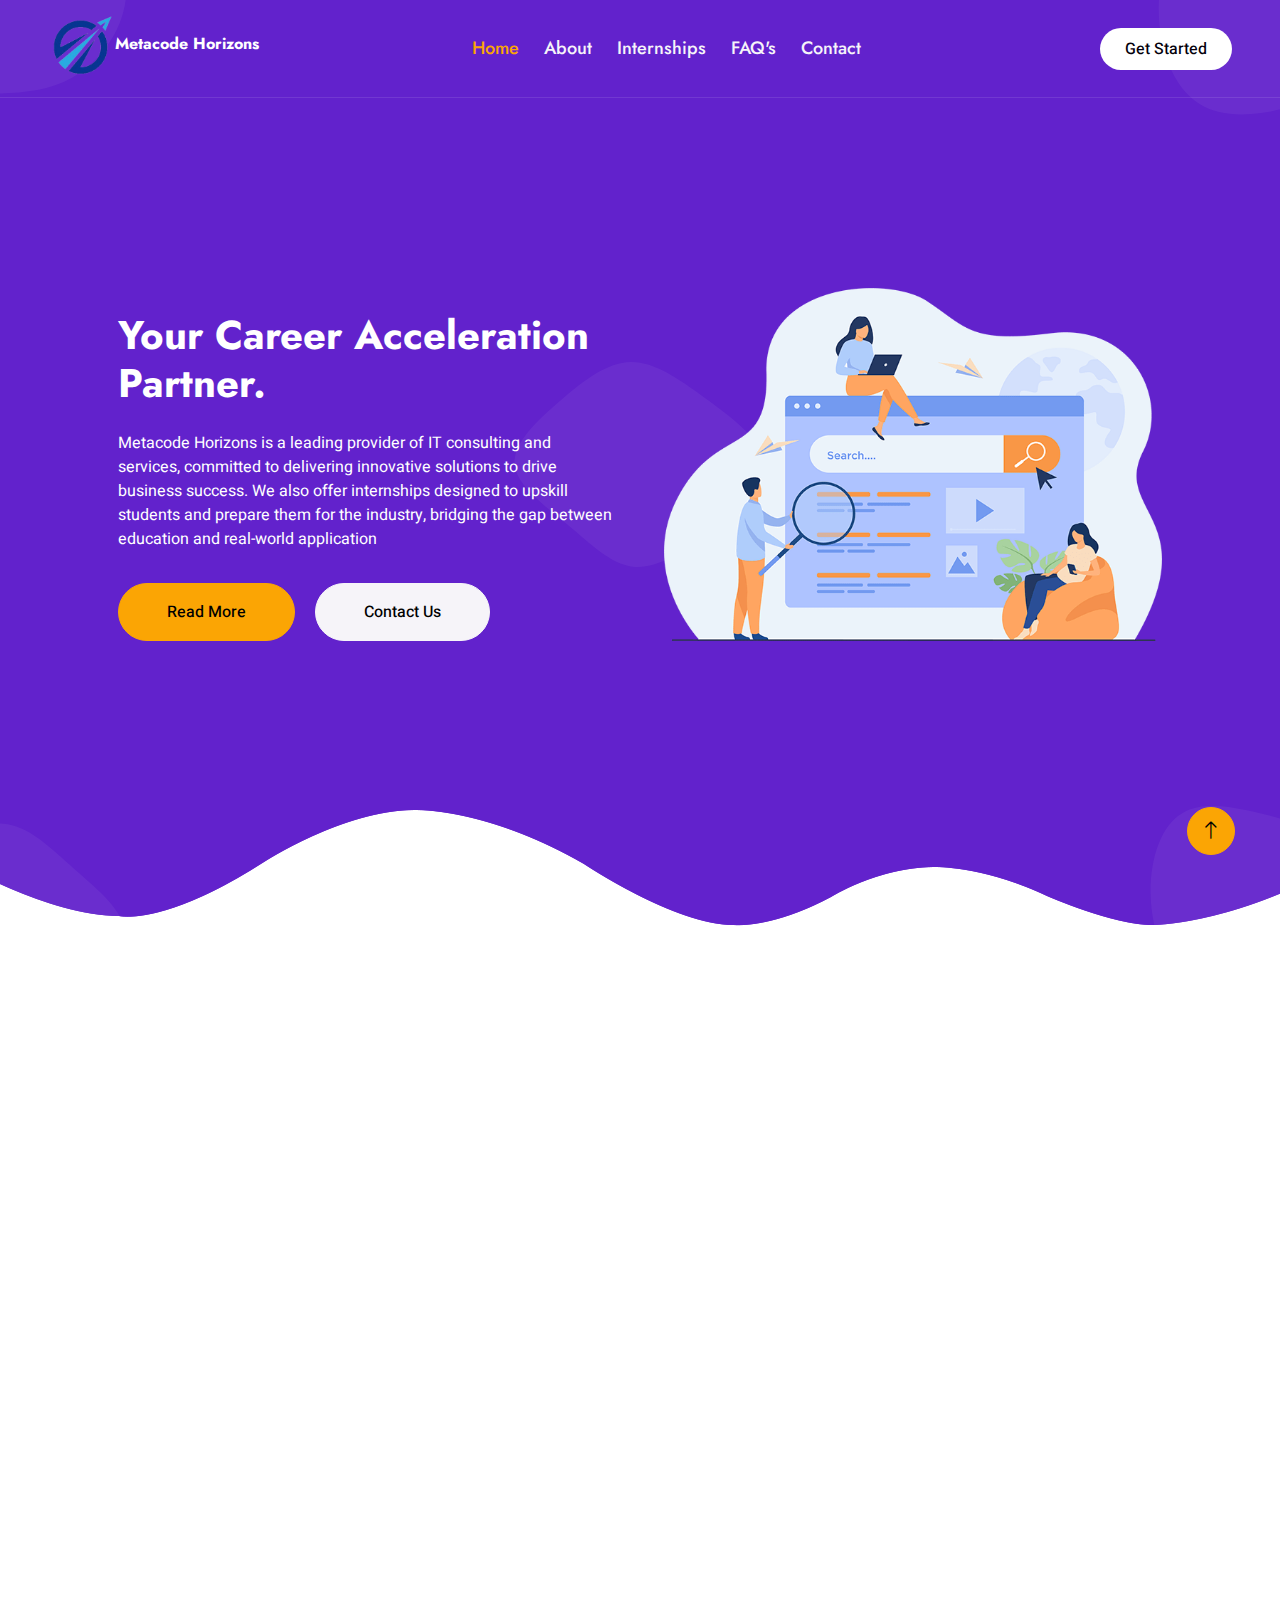
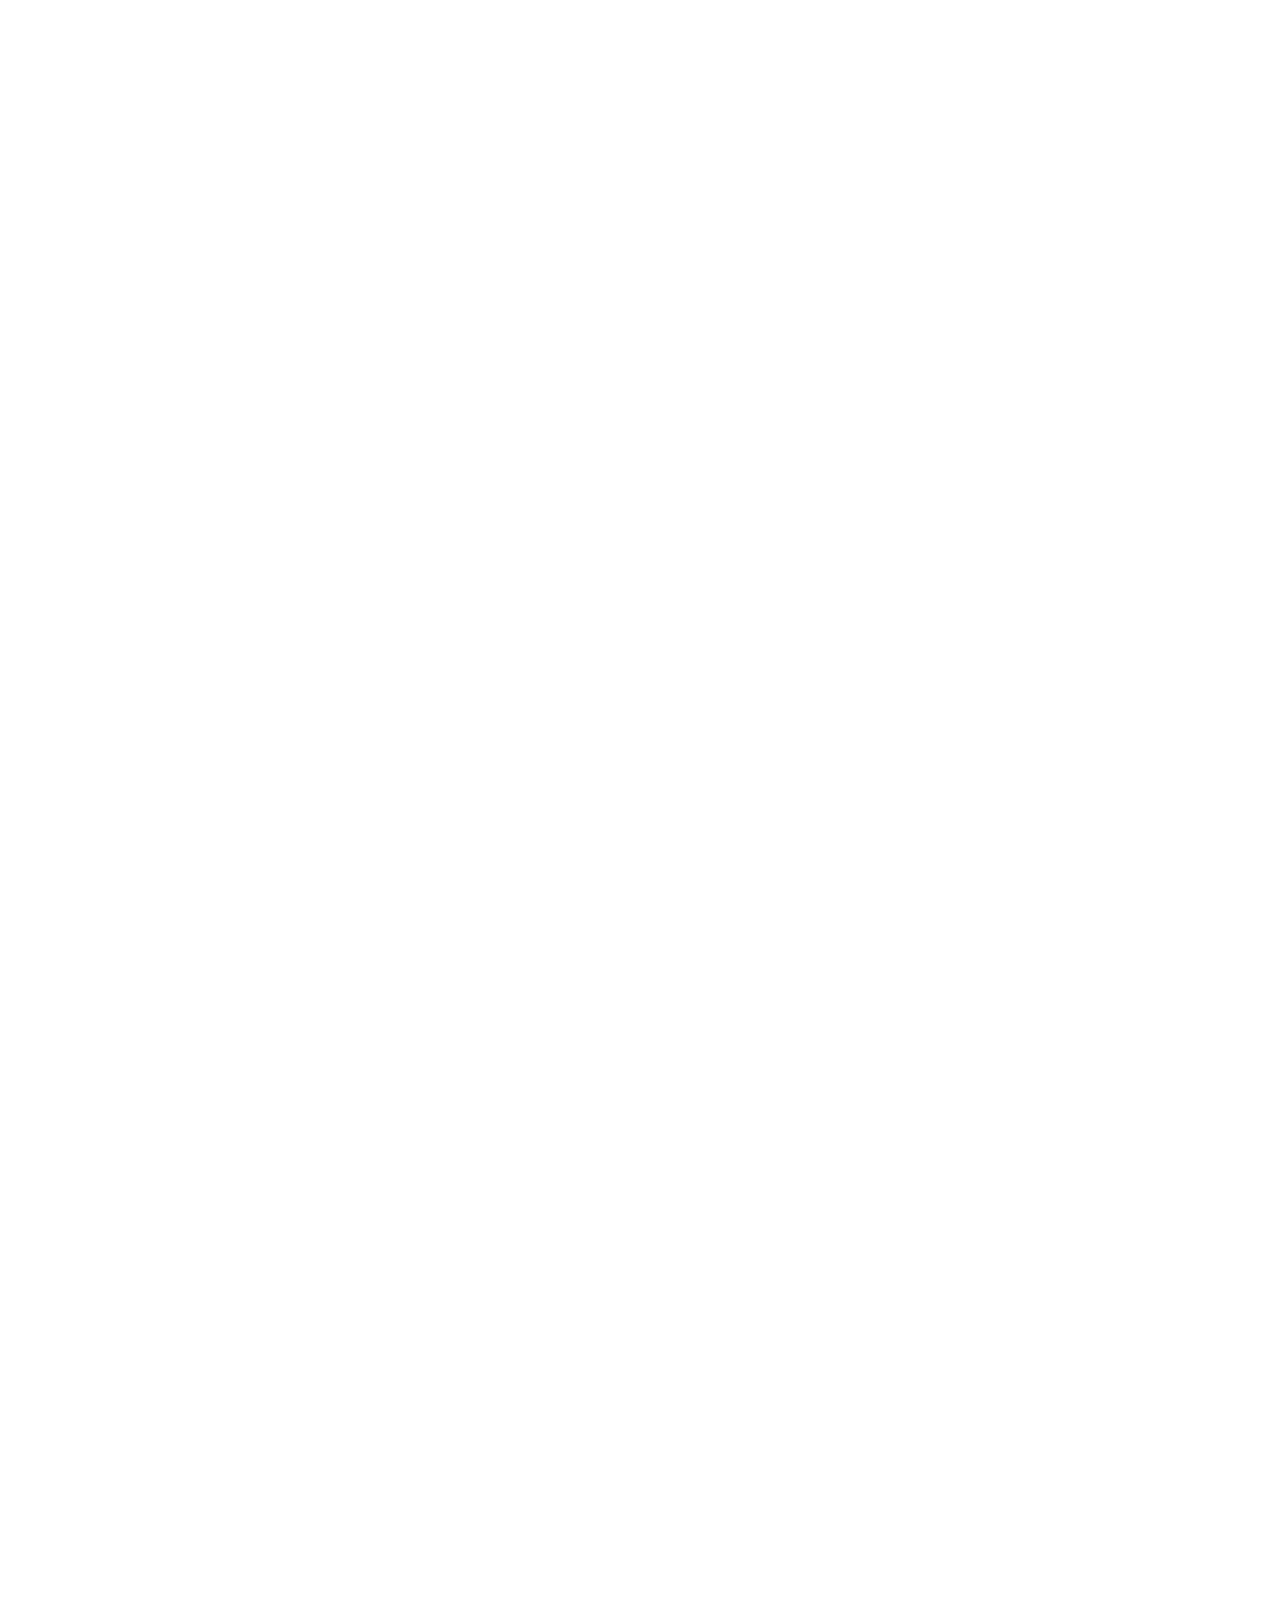
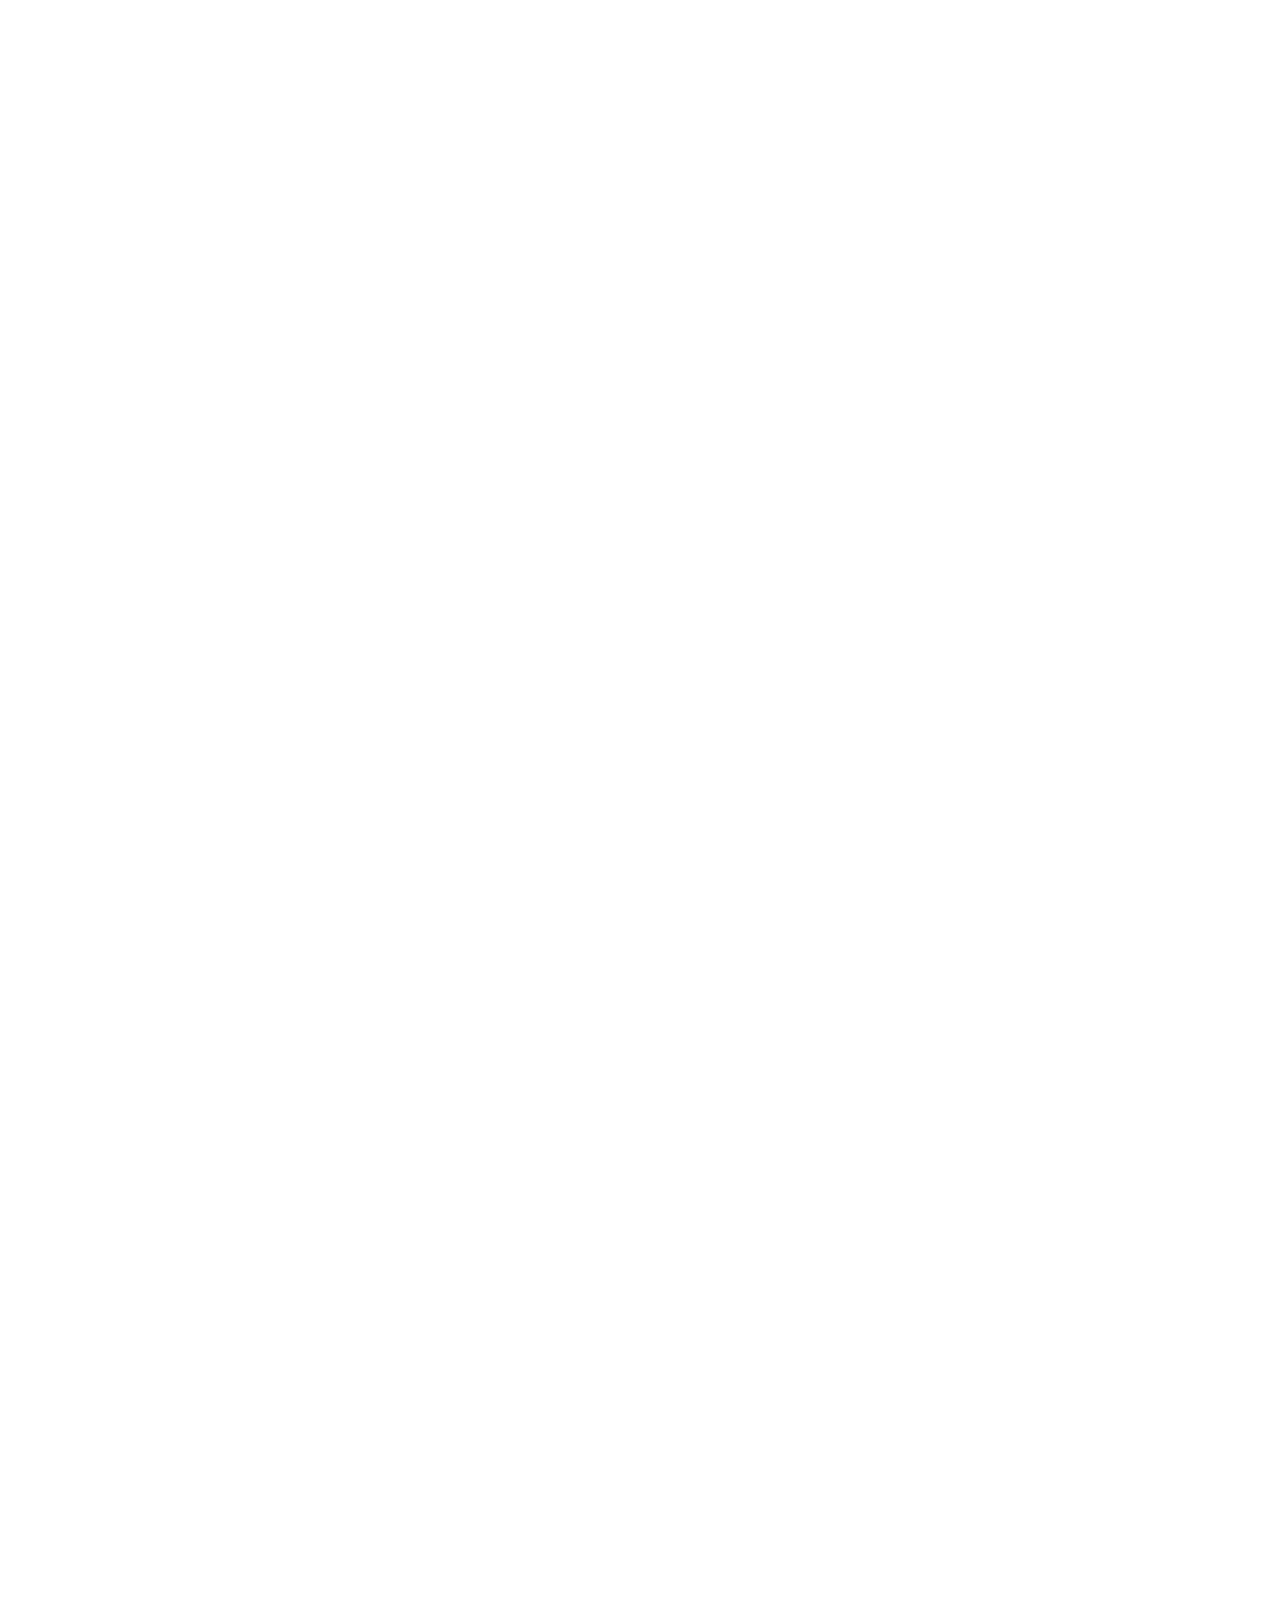
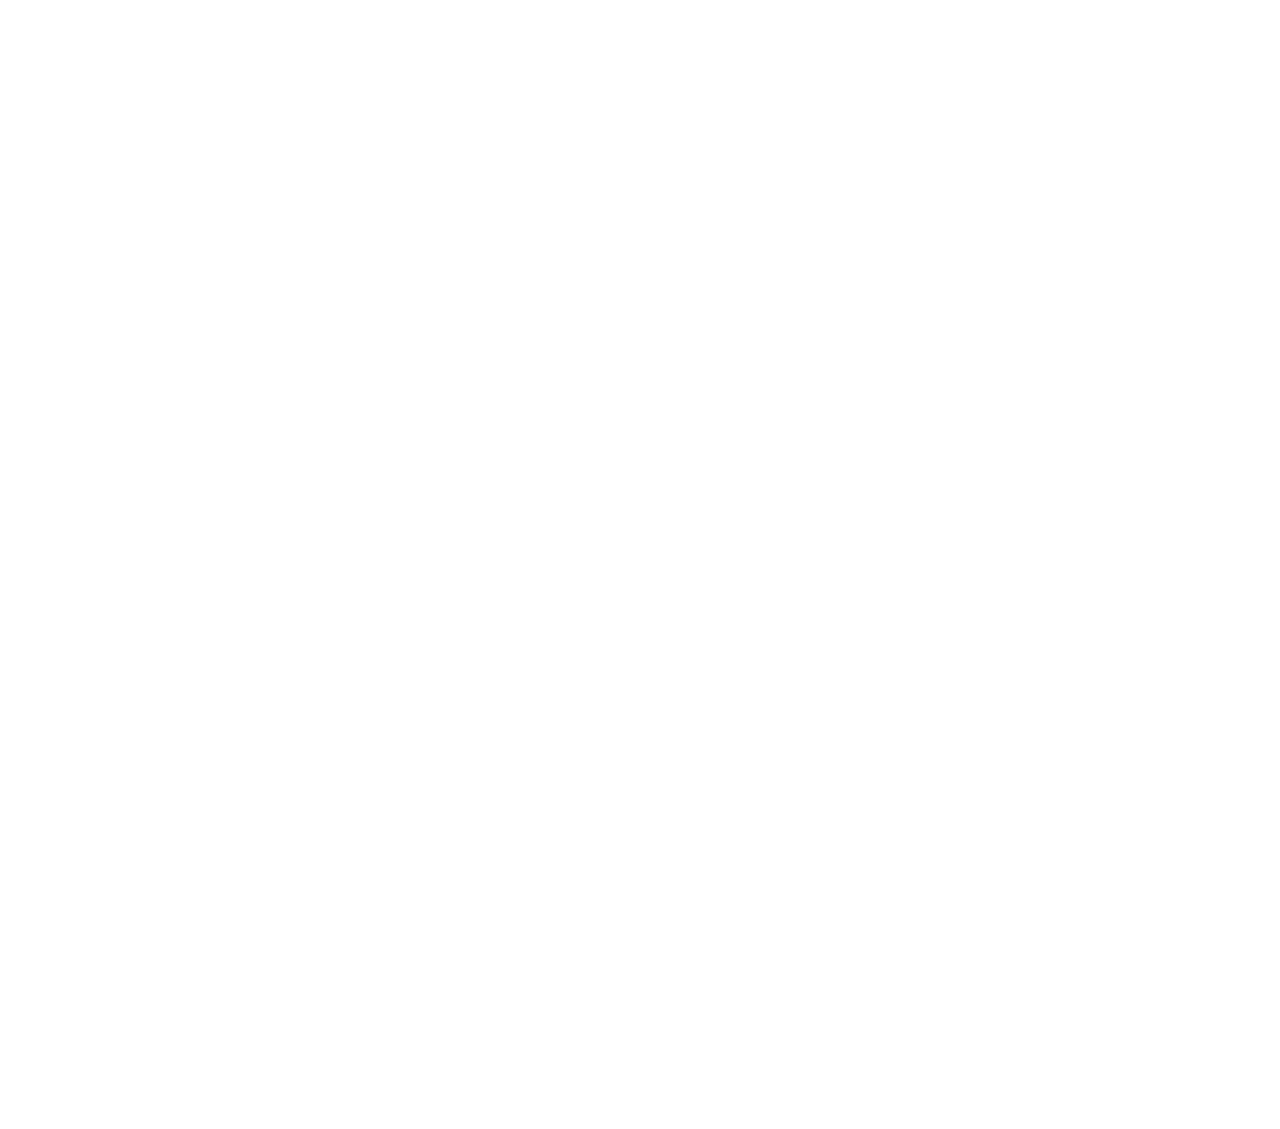
<file: index.html>
<!DOCTYPE html>
<html lang="en">

<head>
    <meta charset="utf-8">
    <title>Metacode Horizons</title>
    <meta content="width=device-width, initial-scale=1.0" name="viewport">
    <meta content="" name="keywords">
    <meta content="" name="description">

    <!-- Favicon -->
    <link href="img/favicon.jpg" rel="icon">

    <!-- Google Web Fonts -->
    <link rel="preconnect" href="https://fonts.googleapis.com">
    <link rel="preconnect" href="https://fonts.gstatic.com" crossorigin>
    <link href="https://fonts.googleapis.com/css2?family=Heebo:wght@400;500&family=Jost:wght@500;600;700&display=swap"
        rel="stylesheet">

    <!-- Icon Font Stylesheet -->
    <link href="https://cdnjs.cloudflare.com/ajax/libs/font-awesome/5.10.0/css/all.min.css" rel="stylesheet">
    <link href="https://cdn.jsdelivr.net/npm/bootstrap-icons@1.4.1/font/bootstrap-icons.css" rel="stylesheet">

    <!-- Libraries Stylesheet -->
    <link href="lib/animate/animate.min.css" rel="stylesheet">
    <link href="lib/owlcarousel/assets/owl.carousel.min.css" rel="stylesheet">
    <link href="lib/lightbox/css/lightbox.min.css" rel="stylesheet">

    <!-- Customized Bootstrap Stylesheet -->
    <link href="css/bootstrap.min.css" rel="stylesheet">

    <!-- Template Stylesheet -->
    <link href="css/style.css" rel="stylesheet">
</head>

<body>
    <div class="container-xxl bg-white p-0">
        <!-- Spinner Start -->
        <div id="spinner"
            class="show bg-white position-fixed translate-middle w-100 vh-100 top-50 start-50 d-flex align-items-center justify-content-center">
            <div class="spinner-grow text-primary" style="width: 3rem; height: 3rem;" role="status">
                <span class="sr-only">Loading...</span>
            </div>
        </div>
        <!-- Spinner End -->


        <!-- Navbar & Hero Start -->
        <div class="container-xxl position-relative p-0">
            <nav class="navbar navbar-expand-lg navbar-light px-4 px-lg-5 py-3 py-lg-0">
                <a href="index.html" class="navbar-brand p-0">
                    <h1 style="font-size: medium;"><img style="height: 20vw;" src="img/ico.png" alt="Logo">Metacode
                        Horizons </h1>
                </a>
                <button class="navbar-toggler" type="button" data-bs-toggle="collapse" data-bs-target="#navbarCollapse">
                    <span class="fa fa-bars"></span>
                </button>
                <div class="collapse navbar-collapse" id="navbarCollapse">
                    <div class="navbar-nav mx-auto py-0">
                        <a href="index.html" class="nav-item nav-link active">Home</a>
                        <a href="about.html" class="nav-item nav-link">About</a>
                        <a href="service.html" class="nav-item nav-link">Internships</a>
                        <a href="faq.html" class="nav-item nav-link">FAQ's</a>
                        <a href="contact.html" class="nav-item nav-link">Contact</a>

                    </div>
                    <a href="/service.html" class="btn rounded-pill py-2 px-4 ms-3 d-none d-lg-block">Get Started</a>
                </div>
            </nav>

            <div class="container-xxl bg-primary hero-header">
                <div class="container px-lg-5">
                    <div class="row g-5 align-items-end">
                        <div class="col-lg-6 text-center text-lg-start">
                            <h1 class="text-white mb-4 animated slideInDown">Your Career Acceleration Partner.</h1>
                            <p class="text-white pb-3 animated slideInDown">Metacode Horizons is a leading provider of
                                IT consulting and services, committed to delivering innovative solutions to drive
                                business success. We also offer internships designed to upskill students and prepare
                                them for the industry, bridging the gap between education and real-world application</p>
                            <a href="/about.html"
                                class="btn btn-secondary py-sm-3 px-sm-5 rounded-pill me-3 animated slideInLeft">Read
                                More</a>
                            <a href="/contact.html"
                                class="btn btn-light py-sm-3 px-sm-5 rounded-pill animated slideInRight">Contact
                                Us</a>
                        </div>
                        <div class="col-lg-6 text-center text-lg-start">
                            <img class="img-fluid animated zoomIn" src="img/hero.png" alt="">
                        </div>
                    </div>
                </div>
            </div>
        </div>
        <!-- Navbar & Hero End -->


        <!-- Feature Start -->
        <div class="container-xxl py-5">
            <div class="container py-5 px-lg-5">
                <div class="row g-4">
                    <div class="col-lg-4 wow fadeInUp" data-wow-delay="0.1s">
                        <div class="feature-item bg-light rounded text-center p-4">
                            <i class="fa fa-3x fa-mail-bulk text-primary mb-4"></i>
                            <h5 class="mb-3">Social Analytics</h5>
                            <p class="m-0">With all your insights in one platform, identify trends, pain points, hits
                                and misses, moments when your audience is active, and much more to quickly shape align
                                messaging into consumer-relevant and engagement-driven</p>
                        </div>
                    </div>
                    <div class="col-lg-4 wow fadeInUp" data-wow-delay="0.3s">
                        <div class="feature-item bg-light rounded text-center p-4">
                            <i class="fa fa-3x fa-search text-primary mb-4"></i>
                            <h5 class="mb-3">SEO & Backlinks</h5>
                            <p class="m-0">At Metacode Horizons, we specialize in enhancing your online presence through
                                expert SEO strategies and high-quality backlinks. Our tailored approach improves your
                                website's search engine ranking, driving more organic traffic and increasing
                                visibility.</p>
                        </div>
                    </div>
                    <div class="col-lg-4 wow fadeInUp" data-wow-delay="0.5s">
                        <div class="feature-item bg-light rounded text-center p-4">
                            <i class="fa fa-3x fa-laptop-code text-primary mb-4"></i>
                            <h5 class="mb-3">Design & Development</h5>
                            <p class="m-0">
                                At Metacode Horizons, we create visually stunning and user-friendly websites through
                                expert design and development. Our solutions blend aesthetics with functionality to
                                enhance your brand and engage your audience effectively.</p>
                        </div>
                    </div>
                </div>
            </div>
        </div>
        <!-- Feature End -->


        <!-- About Start -->
        <div class="container-xxl py-5">
            <div class="container py-5 px-lg-5">
                <div class="row g-5 align-items-center">
                    <div class="col-lg-6 wow fadeInUp" data-wow-delay="0.1s">
                        <p class="section-title text-secondary">About Us<span></span></p>
                        <h1 class="mb-5">#1 Digital solution with 2 years of experience</h1>
                        <p class="mb-4">With 2 years of experience, Metacode Horizons stands as the #1 digital solution
                            provider, offering innovative strategies and cutting-edge technologies. We deliver tailored
                            solutions that drive results, helping businesses thrive in the digital landscape with
                            expertise and precision.</p>
                        <div class="skill mb-4">
                            <div class="d-flex justify-content-between">
                                <p class="mb-2">Social Analytics</p>
                                <p class="mb-2">85%</p>
                            </div>
                            <div class="progress">
                                <div class="progress-bar bg-primary" role="progressbar" aria-valuenow="85"
                                    aria-valuemin="0" aria-valuemax="100"></div>
                            </div>
                        </div>
                        <div class="skill mb-4">
                            <div class="d-flex justify-content-between">
                                <p class="mb-2">SEO & Backlinks</p>
                                <p class="mb-2">90%</p>
                            </div>
                            <div class="progress">
                                <div class="progress-bar bg-secondary" role="progressbar" aria-valuenow="90"
                                    aria-valuemin="0" aria-valuemax="100"></div>
                            </div>
                        </div>
                        <div class="skill mb-4">
                            <div class="d-flex justify-content-between">
                                <p class="mb-2">Design & Development</p>
                                <p class="mb-2">95%</p>
                            </div>
                            <div class="progress">
                                <div class="progress-bar bg-dark" role="progressbar" aria-valuenow="95"
                                    aria-valuemin="0" aria-valuemax="100"></div>
                            </div>
                        </div>
                        <a href="/about.html" class="btn btn-primary py-sm-3 px-sm-5 rounded-pill mt-3">Read More</a>
                    </div>
                    <div class="col-lg-6">
                        <img class="img-fluid wow zoomIn" data-wow-delay="0.5s" src="img/about.png">
                    </div>
                </div>
            </div>
        </div>
        <!-- About End -->


        <!-- Facts Start -->
        <div class="container-xxl bg-primary fact py-5 wow fadeInUp" data-wow-delay="0.1s">
            <div class="container py-5 px-lg-5">
                <div class="row g-4">
                    <div class="col-md-6 col-lg-3 text-center wow fadeIn" data-wow-delay="0.1s">
                        <i class="fa fa-certificate fa-3x text-secondary mb-3"></i>
                        <h1 class="text-white mb-2" data-toggle="counter-up">2</h1>
                        <p class="text-white mb-0">Years Experience</p>
                    </div>
                    <div class="col-md-6 col-lg-3 text-center wow fadeIn" data-wow-delay="0.3s">
                        <i class="fa fa-users-cog fa-3x text-secondary mb-3"></i>
                        <h1 class="text-white mb-2" data-toggle="counter-up">35</h1>
                        <p class="text-white mb-0">Team Members</p>
                    </div>
                    <div class="col-md-6 col-lg-3 text-center wow fadeIn" data-wow-delay="0.5s">
                        <i class="fa fa-users fa-3x text-secondary mb-3"></i>
                        <h1 class="text-white mb-2" data-toggle="counter-up">100</h1>
                        <p class="text-white mb-0">Satisfied Clients</p>
                    </div>
                    <div class="col-md-6 col-lg-3 text-center wow fadeIn" data-wow-delay="0.7s">
                        <i class="fa fa-check fa-3x text-secondary mb-3"></i>
                        <h1 class="text-white mb-2" data-toggle="counter-up">200</h1>
                        <p class="text-white mb-0">Completed Projects</p>
                    </div>
                </div>
            </div>
        </div>
        <!-- Facts End -->


        <!-- Service Start -->
        <div class="container-xxl py-5">
            <div class="container py-5 px-lg-5">
                <div class="wow fadeInUp" data-wow-delay="0.1s">
                    <p class="section-title text-secondary justify-content-center"><span></span>Our
                        internships<span></span></p>
                    <h1 class="text-center mb-5">What internships We Provide</h1>
                </div>
                <div class="row g-4">

                    <div class="col-lg-6 col-md-6 wow fadeInUp" data-wow-delay="0.3s">
                        <div class="service-item d-flex flex-column text-center rounded">
                            <div class="service-icon flex-shrink-0">
                                <i class="fa fa-laptop-code fa-2x"></i>
                            </div>
                            <h5 class="mb-3">MERN STACK</h5>
                            <p class="m-0">Enhance your skills in crafting responsive and engaging websites with our
                                MERN STACK Web
                                Development internship. Learn front-end and back-end technologies to build seamless and
                                interactive web experiences.</p>
                            <a class="btn btn-square" href="https://forms.gle/Pi2GrjWWpcds1r5F6"><i
                                    class="fa fa-arrow-right"></i></a>
                        </div>
                    </div>
                    <div class="col-lg-6 col-md-6 wow fadeInUp" data-wow-delay="0.5s">
                        <div class="service-item d-flex flex-column text-center rounded">
                            <div class="service-icon flex-shrink-0">
                                <i class="fa-brands fab fa-react fa-2x"></i>
                            </div>
                            <h5 class="mb-3">React Js</h5>
                            <p class="m-0">Dive into the world of modern web development with our React.js internship.
                                Learn to build dynamic, high-performance user interfaces with one of the most popular
                                JavaScript libraries in the industry.</p>
                            <a class="btn btn-square" href="https://forms.gle/Pi2GrjWWpcds1r5F6"><i
                                    class="fa fa-arrow-right"></i></a>
                        </div>
                    </div>

                    <div class="col-lg-6 col-md-6 wow fadeInUp" data-wow-delay="0.3s">
                        <div class="service-item d-flex flex-column text-center rounded">
                            <div class="service-icon flex-shrink-0">
                                <img class="icimg" src="/img/flutt.svg" alt="">
                            </div>
                            <h5 class="mb-3">Flutter</h5>
                            <p class="m-0">Master cross-platform app development with our Flutter internship. Work with
                                Google's UI toolkit to create natively compiled applications for mobile, web, and
                                desktop from a single codebase.</p>
                            <a class="btn btn-square" href="https://forms.gle/Pi2GrjWWpcds1r5F6"><i
                                    class="fa fa-arrow-right"></i></a>
                        </div>
                    </div>
                    <div class="col-lg-6 col-md-6 wow fadeInUp" data-wow-delay="0.5s">
                        <div class="service-item d-flex flex-column text-center rounded">
                            <div class="service-icon flex-shrink-0">
                                <i class="fab fa-android fa-2x"></i>
                            </div>
                            <h5 class="mb-3">App Development</h5>
                            <p class="m-0">Gain practical experience in creating robust and user-friendly mobile
                                applications with our Android Development internship. Develop your skills in Kotlin and
                                Java to build apps that stand out.</p>
                            <a class="btn btn-square" href="https://forms.gle/Pi2GrjWWpcds1r5F6"><i
                                    class="fa fa-arrow-right"></i></a>
                        </div>
                    </div>
                </div>
            </div>
        </div>
        <!-- Service End -->


        <!-- Newsletter Start -->
        <div class="container-xxl bg-primary newsletter py-5 wow fadeInUp" data-wow-delay="0.1s">
            <div class="container py-5 px-lg-5">
                <div class="row justify-content-center">
                    <div class="col-lg-7 text-center">
                        <p class="section-title text-white justify-content-center"><span></span>Newsletter<span></span>
                        </p>
                        <h1 class="text-center text-white mb-4">Stay Always In Touch</h1>
                        <p class="text-white mb-4">Discover the latest updates and insights in our newsletter. We cover
                            essential trends, industry news, and expert tips to keep you informed and ahead. Stay tuned
                            for valuable content delivered straight to your inbox, designed to enhance your knowledge
                            and drive success.</p>
                        <div class="position-relative w-100 mt-3">
                            <form action="/">
                                <input required class="form-control border-0  rounded-pill w-100 ps-4 pe-5" type="email"
                                    placeholder="Enter Your Email" style="height: 48px;">
                                <button type="submit" class="btn shadow-none position-absolute top-0 end-0 mt-1 me-2"><i
                                        class="fa fa-paper-plane text-primary fs-4"></i></button>
                            </form>

                        </div>
                    </div>
                </div>
            </div>
        </div>
        <!-- Newsletter End -->

        <!-- Testimonial Start -->
        <div class="container-xxl py-5 wow fadeInUp" data-wow-delay="0.1s">
            <div class="container py-5 px-lg-5">
                <p class="section-title text-secondary justify-content-center"><span></span>Testimonial<span></span></p>
                <h1 class="text-center mb-5">What Say Our Clients!</h1>
                <div class="owl-carousel testimonial-carousel">
                    <div class="testimonial-item bg-light rounded my-4">
                        <p class="fs-5"><i class="fa fa-quote-left fa-4x text-primary mt-n4 me-3"></i>Since partnering
                            with Metacode Horizons, our SEO performance has noticeably improved. Their approach to
                            backlinks and optimization has made a real difference in our search engine rankings.</p>
                        <div class="d-flex align-items-center">
                            <img class="img-fluid flex-shrink-0 rounded-circle" src="img/testim_1.png"
                                style="width: 65px; height: 65px;">
                            <div class="ps-4">
                                <h5 class="mb-1">Ravi Gururaj</h5>
                                <span>Entrepreneur and IT Consultant</span>
                            </div>
                        </div>
                    </div>
                    <div class="testimonial-item bg-light rounded my-4">
                        <p class="fs-5"><i class="fa fa-quote-left fa-4x text-primary mt-n4 me-3"></i>The redesign
                            Metacode Horizons did for our website was spot-on. They managed to capture our vision and
                            deliver a site that’s both attractive and easy to navigate.</p>
                        <div class="d-flex align-items-center">
                            <img class="img-fluid flex-shrink-0 rounded-circle" src="img/testim_2.png"
                                style="width: 65px; height: 65px;">
                            <div class="ps-4">
                                <h5 class="mb-1">Sandeep Johri</h5>
                                <span>Software Engineer</span>
                            </div>
                        </div>
                    </div>
                    <div class="testimonial-item bg-light rounded my-4">
                        <p class="fs-5"><i class="fa fa-quote-left fa-4x text-primary mt-n4 me-3"></i>The React.js and
                            Flutter internships at Metacode Horizons were incredibly valuable. The practical experience
                            and guidance I received helped me land my first job in tech.</p>
                        <div class="d-flex align-items-center">
                            <img class="img-fluid flex-shrink-0 rounded-circle" src="img/testim_3.png"
                                style="width: 65px; height: 65px;">
                            <div class="ps-4">
                                <h5 class="mb-1">Mihir Gupta</h5>
                                <span>Flutter Developer</span>
                            </div>
                        </div>
                    </div>
                </div>
            </div>
        </div>
        <!-- Testimonial End -->

        <!-- Footer Start -->
        <div class="container-fluid bg-primary text-light footer wow fadeIn" data-wow-delay="0.1s">
            <div class="container py-5 px-lg-5">
                <div class="row g-5">
                    <div class="col-md-6 col-lg-3">
                        <p class="section-title text-white h5 mb-4">Address<span></span></p>
                        <p><i class="fa fa-map-marker-alt me-3"></i>Ghatkopar,Mumbai.</p>
                        <p><i class="fa fa-phone-alt me-3"></i>+91 88055 89899</p>
                        <p><i class="fa fa-envelope me-3"></i>metacodehorizons@gmail.com</p>
                        <div class="d-flex pt-2">
                            <a class="btn btn-outline-light btn-social" href=""><i class="fab fa-twitter"></i></a>
                            <a class="btn btn-outline-light btn-social"
                                href="https://www.linkedin.com/company/metacode-horizons/"><i
                                    class="fab fa-linkedin-in"></i></a>
                        </div>
                    </div>
                    <div class="col-md-6 col-lg-3">
                        <p class="section-title text-white h5 mb-4">Quick Link<span></span></p>
                        <a class="btn btn-link" href="/about.html">About Us</a>
                        <a class="btn btn-link" href="/contact.html">Contact Us</a>
                        <a class="btn btn-link" href="#">Privacy Policy</a>
                        <a class="btn btn-link" href="#">Terms & Condition</a>
                        <a class="btn btn-link" href="/service.html">Career</a>
                    </div>

                    <div class="col-md-6 col-lg-6">
                        <p class="section-title text-white h5 mb-4">Newsletter<span></span></p>
                        <p>Discover the latest updates and insights in our newsletter. We cover essential trends,
                            industry news, and expert tips to keep you informed and ahead.
                        </p>
                        <div class="position-relative w-100 mt-3">
                            <form action="/">
                                <input class="form-control border-0 rounded-pill w-100 ps-4 pe-5" type="text" required
                                    placeholder="Your Email" style="height: 48px;">
                                <button type="submit" class="btn shadow-none position-absolute top-0 end-0 mt-1 me-2"><i
                                        class="fa fa-paper-plane text-primary fs-4"></i></button>
                            </form>
                        </div>
                    </div>
                </div>
            </div>
            <div class="container px-lg-5">
                <div class="copyright">
                    <div class="row">
                        <div class="col-md-6 text-center text-md-start mb-3 mb-md-0">
                            &copy; <a class="border-bottom" href="#">Metacode Horizons</a>, All Right Reserved,2024.</a>
                        </div>
                        <div class="col-md-6 text-center text-md-end">
                            <div class="footer-menu">
                                <a href="/">Home</a>
                                <a href="/contact.html">Help</a>
                                <a href="/faq.html">FAQ's</a>
                            </div>
                        </div>
                    </div>
                </div>
            </div>
        </div>
        <!-- Footer End -->


        <!-- Back to Top -->
        <a href="/index.html" class="btn btn-lg btn-secondary btn-lg-square back-to-top"><i
                class="bi bi-arrow-up"></i></a>
    </div>

    <!-- JavaScript Libraries -->
    <script src="https://code.jquery.com/jquery-3.4.1.min.js"></script>
    <script src="https://cdn.jsdelivr.net/npm/bootstrap@5.0.0/dist/js/bootstrap.bundle.min.js"></script>
    <script src="lib/wow/wow.min.js"></script>
    <script src="lib/easing/easing.min.js"></script>
    <script src="lib/waypoints/waypoints.min.js"></script>
    <script src="lib/counterup/counterup.min.js"></script>
    <script src="lib/owlcarousel/owl.carousel.min.js"></script>
    <script src="lib/isotope/isotope.pkgd.min.js"></script>
    <script src="lib/lightbox/js/lightbox.min.js"></script>

    <!-- Template Javascript -->
    <script src="js/main.js"></script>
</body>

</html>
</file>
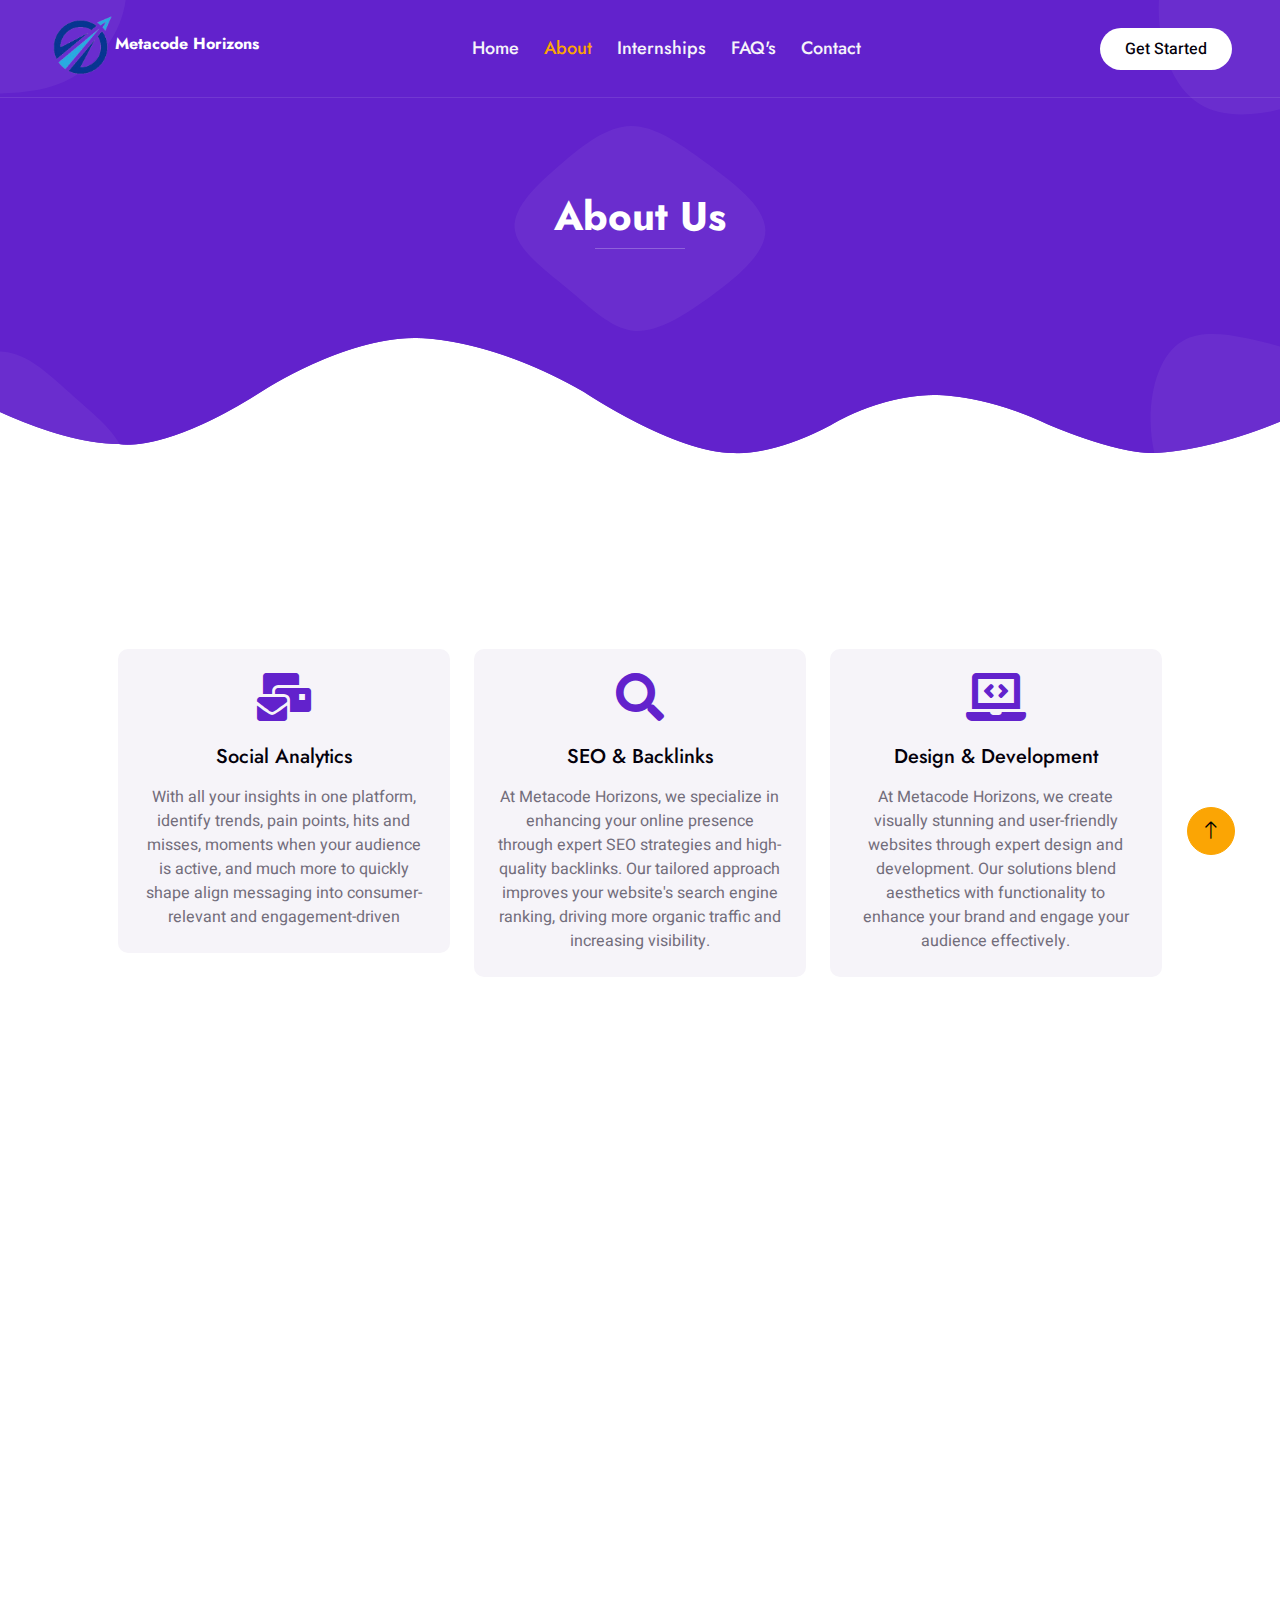
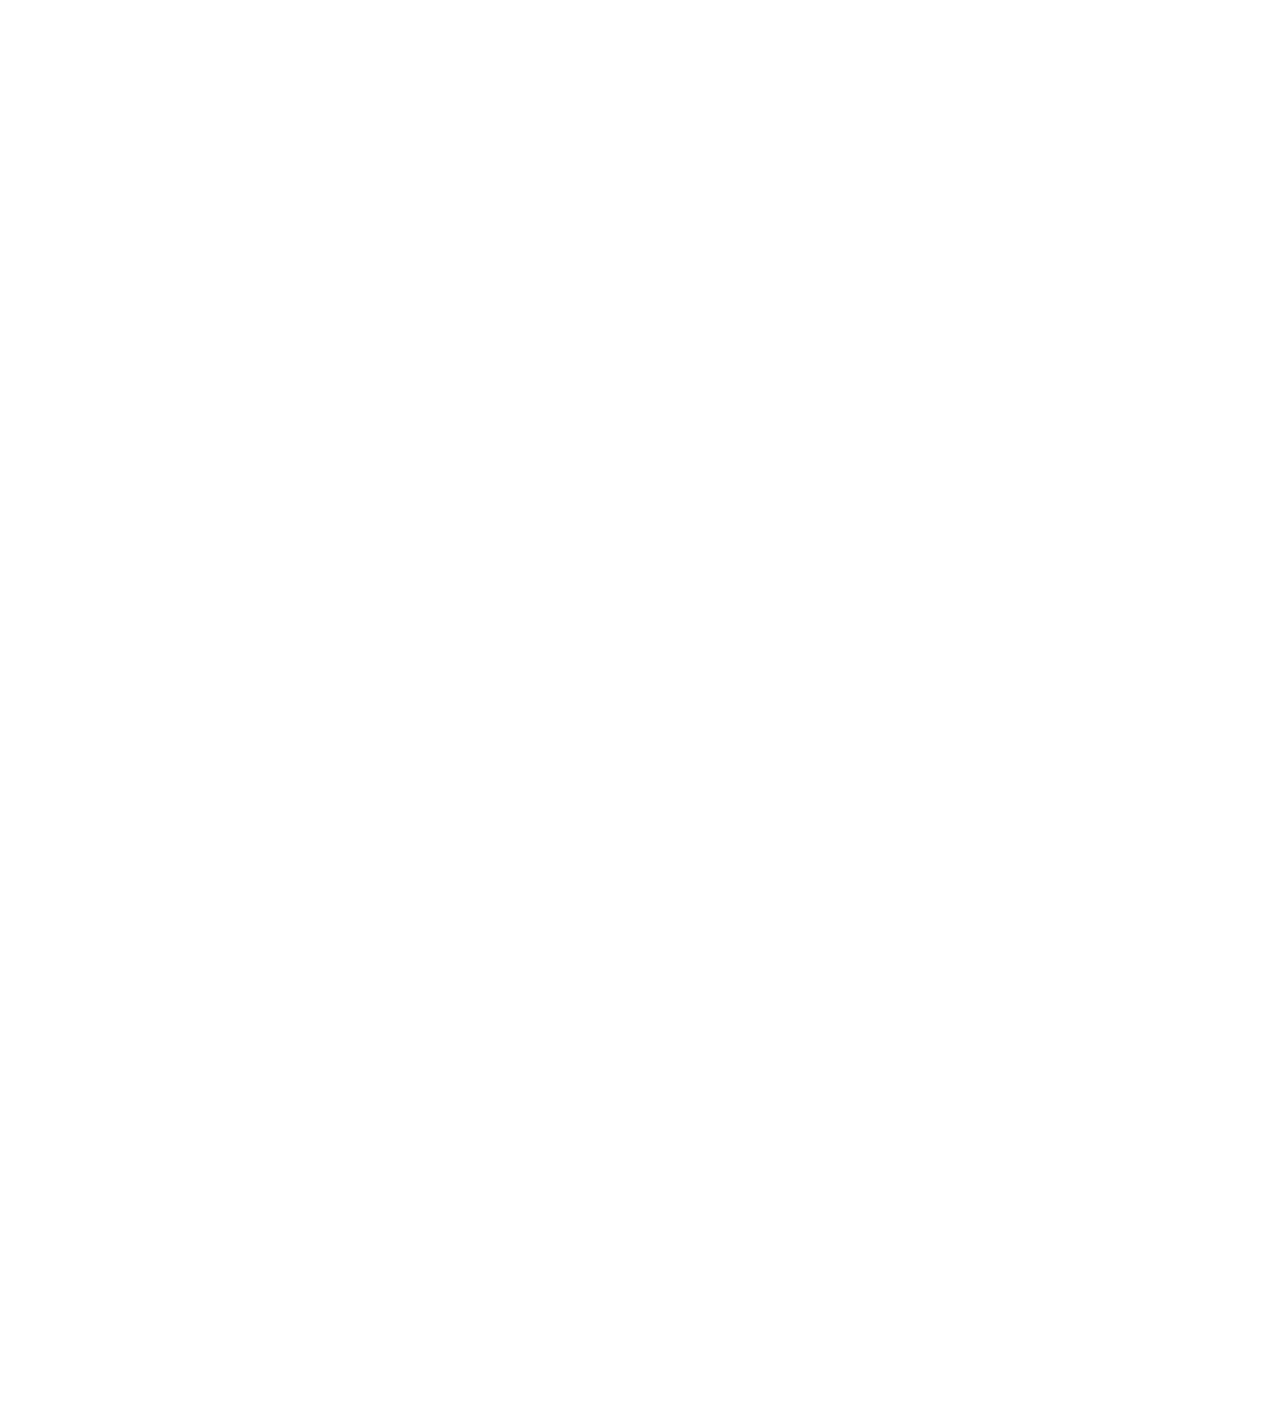
<file: about.html>
<!DOCTYPE html>
<html lang="en">

<head>
    <meta charset="utf-8">
    <title>Metacode Horizons</title>
    <meta content="width=device-width, initial-scale=1.0" name="viewport">
    <meta content="" name="keywords">
    <meta content="" name="description">

    <!-- Favicon -->
    <link href="img/favicon.jpg" rel="icon">

    <!-- Google Web Fonts -->
    <link rel="preconnect" href="https://fonts.googleapis.com">
    <link rel="preconnect" href="https://fonts.gstatic.com" crossorigin>
    <link href="https://fonts.googleapis.com/css2?family=Heebo:wght@400;500&family=Jost:wght@500;600;700&display=swap"
        rel="stylesheet">

    <!-- Icon Font Stylesheet -->
    <link href="https://cdnjs.cloudflare.com/ajax/libs/font-awesome/5.10.0/css/all.min.css" rel="stylesheet">
    <link href="https://cdn.jsdelivr.net/npm/bootstrap-icons@1.4.1/font/bootstrap-icons.css" rel="stylesheet">

    <!-- Libraries Stylesheet -->
    <link href="lib/animate/animate.min.css" rel="stylesheet">
    <link href="lib/owlcarousel/assets/owl.carousel.min.css" rel="stylesheet">
    <link href="lib/lightbox/css/lightbox.min.css" rel="stylesheet">

    <!-- Customized Bootstrap Stylesheet -->
    <link href="css/bootstrap.min.css" rel="stylesheet">

    <!-- Template Stylesheet -->
    <link href="css/style.css" rel="stylesheet">
</head>

<body>
    <div class="container-xxl bg-white p-0">
        <!-- Spinner Start -->
        <div id="spinner"
            class="show bg-white position-fixed translate-middle w-100 vh-100 top-50 start-50 d-flex align-items-center justify-content-center">
            <div class="spinner-grow text-primary" style="width: 3rem; height: 3rem;" role="status">
                <span class="sr-only">Loading...</span>
            </div>
        </div>
        <!-- Spinner End -->


        <!-- Navbar & Hero Start -->
        <div class="container-xxl position-relative p-0">
            <nav class="navbar navbar-expand-lg navbar-light px-4 px-lg-5 py-3 py-lg-0">
                <a href="index.html" class="navbar-brand p-0">
                    <h1 style="font-size: medium;"><img style="height: 20vw;" src="img/ico.png" alt="Logo">Metacode
                        Horizons </h1>


                </a>
                <button class="navbar-toggler" type="button" data-bs-toggle="collapse" data-bs-target="#navbarCollapse">
                    <span class="fa fa-bars"></span>
                </button>
                <div class="collapse navbar-collapse" id="navbarCollapse">
                    <div class="navbar-nav mx-auto py-0">
                        <a href="index.html" class="nav-item nav-link ">Home</a>
                        <a href="about.html" class="nav-item nav-link active">About</a>
                        <a href="service.html" class="nav-item nav-link">Internships</a>
                        <a href="faq.html" class="nav-item nav-link">FAQ's</a>
                        <a href="contact.html" class="nav-item nav-link">Contact</a>

                    </div>
                    <a href="/service.html" class="btn rounded-pill py-2 px-4 ms-3 d-none d-lg-block">Get Started</a>
                </div>
            </nav>
            <div class="container-xxl py-5 bg-primary hero-header">
                <div class="container my-5 py-5 px-lg-5">
                    <div class="row g-5 py-5">
                        <div class="col-12 text-center">
                            <h1 class="text-white animated slideInDown">About Us</h1>
                            <hr class="bg-white mx-auto mt-0" style="width: 90px;">
                        </div>
                    </div>
                </div>
            </div>
        </div>
        <!-- Navbar & Hero End -->


        <!-- Feature Start -->
        <div class="container-xxl py-5">
            <div class="container py-5 px-lg-5">
                <div class="row g-4">
                    <div class="col-lg-4 wow fadeInUp" data-wow-delay="0.1s">
                        <div class="feature-item bg-light rounded text-center p-4">
                            <i class="fa fa-3x fa-mail-bulk text-primary mb-4"></i>
                            <h5 class="mb-3">Social Analytics</h5>
                            <p class="m-0">With all your insights in one platform, identify trends, pain points, hits
                                and misses, moments when your audience is active, and much more to quickly shape align
                                messaging into consumer-relevant and engagement-driven</p>
                        </div>
                    </div>
                    <div class="col-lg-4 wow fadeInUp" data-wow-delay="0.3s">
                        <div class="feature-item bg-light rounded text-center p-4">
                            <i class="fa fa-3x fa-search text-primary mb-4"></i>
                            <h5 class="mb-3">SEO & Backlinks</h5>
                            <p class="m-0">At Metacode Horizons, we specialize in enhancing your online presence through
                                expert SEO strategies and high-quality backlinks. Our tailored approach improves your
                                website's search engine ranking, driving more organic traffic and increasing
                                visibility.</p>
                        </div>
                    </div>
                    <div class="col-lg-4 wow fadeInUp" data-wow-delay="0.5s">
                        <div class="feature-item bg-light rounded text-center p-4">
                            <i class="fa fa-3x fa-laptop-code text-primary mb-4"></i>
                            <h5 class="mb-3">Design & Development</h5>
                            <p class="m-0">
                                At Metacode Horizons, we create visually stunning and user-friendly websites through
                                expert design and development. Our solutions blend aesthetics with functionality to
                                enhance your brand and engage your audience effectively.</p>
                        </div>
                    </div>
                </div>
            </div>
        </div>
        <!-- Feature End -->

        <!-- Facts Start -->
        <div class="container-xxl bg-primary fact py-5 wow fadeInUp" data-wow-delay="0.1s">
            <div class="container py-5 px-lg-5">
                <div class="row g-4">
                    <div class="col-md-6 col-lg-3 text-center wow fadeIn" data-wow-delay="0.1s">
                        <i class="fa fa-certificate fa-3x text-secondary mb-3"></i>
                        <h1 class="text-white mb-2" data-toggle="counter-up">2</h1>
                        <p class="text-white mb-0">Years Experience</p>
                    </div>
                    <div class="col-md-6 col-lg-3 text-center wow fadeIn" data-wow-delay="0.3s">
                        <i class="fa fa-users-cog fa-3x text-secondary mb-3"></i>
                        <h1 class="text-white mb-2" data-toggle="counter-up">35</h1>
                        <p class="text-white mb-0">Team Members</p>
                    </div>
                    <div class="col-md-6 col-lg-3 text-center wow fadeIn" data-wow-delay="0.5s">
                        <i class="fa fa-users fa-3x text-secondary mb-3"></i>
                        <h1 class="text-white mb-2" data-toggle="counter-up">100</h1>
                        <p class="text-white mb-0">Satisfied Clients</p>
                    </div>
                    <div class="col-md-6 col-lg-3 text-center wow fadeIn" data-wow-delay="0.7s">
                        <i class="fa fa-check fa-3x text-secondary mb-3"></i>
                        <h1 class="text-white mb-2" data-toggle="counter-up">200</h1>
                        <p class="text-white mb-0">Completed Projects</p>
                    </div>
                </div>
            </div>
        </div>
        <!-- Facts End -->
        <!-- About Start -->
        <div class="container-xxl py-5">
            <div class="container py-5 px-lg-5">
                <div class="row g-5 align-items-center">
                    <div class="col-lg-6 wow fadeInUp" data-wow-delay="0.1s">
                        <p class="section-title text-secondary">About Us<span></span></p>
                        <h1 class="mb-5">#1 Digital solution with 2 years of experience</h1>
                        <p class="mb-4">With 2 years of experience, Metacode Horizons stands as the #1 digital solution
                            provider, offering innovative strategies and cutting-edge technologies. We deliver tailored
                            solutions that drive results, helping businesses thrive in the digital landscape with
                            expertise and precision.</p>
                        <div class="skill mb-4">
                            <div class="d-flex justify-content-between">
                                <p class="mb-2">Social Analytics</p>
                                <p class="mb-2">85%</p>
                            </div>
                            <div class="progress">
                                <div class="progress-bar bg-primary" role="progressbar" aria-valuenow="85"
                                    aria-valuemin="0" aria-valuemax="100"></div>
                            </div>
                        </div>
                        <div class="skill mb-4">
                            <div class="d-flex justify-content-between">
                                <p class="mb-2">SEO & Backlinks</p>
                                <p class="mb-2">90%</p>
                            </div>
                            <div class="progress">
                                <div class="progress-bar bg-secondary" role="progressbar" aria-valuenow="90"
                                    aria-valuemin="0" aria-valuemax="100"></div>
                            </div>
                        </div>
                        <div class="skill mb-4">
                            <div class="d-flex justify-content-between">
                                <p class="mb-2">Design & Development</p>
                                <p class="mb-2">95%</p>
                            </div>
                            <div class="progress">
                                <div class="progress-bar bg-dark" role="progressbar" aria-valuenow="95"
                                    aria-valuemin="0" aria-valuemax="100"></div>
                            </div>
                        </div>
                        <a href="/about.html" class="btn btn-primary py-sm-3 px-sm-5 rounded-pill mt-3">Read More</a>
                    </div>
                    <div class="col-lg-6">
                        <img class="img-fluid wow zoomIn" data-wow-delay="0.5s" src="img/about.png">
                    </div>
                </div>
            </div>
        </div>
        <!-- About End -->




        <!-- Footer Start -->
        <div class="container-fluid bg-primary text-light footer wow fadeIn" data-wow-delay="0.1s">
            <div class="container py-5 px-lg-5">
                <div class="row g-5">
                    <div class="col-md-6 col-lg-3">
                        <p class="section-title text-white h5 mb-4">Address<span></span></p>
                        <p><i class="fa fa-map-marker-alt me-3"></i>Ghatkopar,Mumbai.</p>
                        <p><i class="fa fa-phone-alt me-3"></i>+91 88055 89899</p>
                        <p><i class="fa fa-envelope me-3"></i>metacodehorizons@gmail.com</p>
                        <div class="d-flex pt-2">
                            <a class="btn btn-outline-light btn-social" href=""><i class="fab fa-twitter"></i></a>
                            <a class="btn btn-outline-light btn-social"
                                href="https://www.linkedin.com/company/metacode-horizons/"><i
                                    class="fab fa-linkedin-in"></i></a>
                        </div>
                    </div>
                    <div class="col-md-6 col-lg-3">
                        <p class="section-title text-white h5 mb-4">Quick Link<span></span></p>
                        <a class="btn btn-link" href="/about.html">About Us</a>
                        <a class="btn btn-link" href="/contact.html">Contact Us</a>
                        <a class="btn btn-link" href="#">Privacy Policy</a>
                        <a class="btn btn-link" href="#">Terms & Condition</a>
                        <a class="btn btn-link" href="/service.html">Career</a>
                    </div>

                    <div class="col-md-6 col-lg-6">
                        <p class="section-title text-white h5 mb-4">Newsletter<span></span></p>
                        <p>Discover the latest updates and insights in our newsletter. We cover essential trends,
                            industry news, and expert tips to keep you informed and ahead.
                        </p>
                        <div class="position-relative w-100 mt-3">
                            <form action="/">
                                <input class="form-control border-0 rounded-pill w-100 ps-4 pe-5" type="text" required
                                    placeholder="Your Email" style="height: 48px;">
                                <button type="submit" class="btn shadow-none position-absolute top-0 end-0 mt-1 me-2"><i
                                        class="fa fa-paper-plane text-primary fs-4"></i></button>
                            </form>
                        </div>
                    </div>
                </div>
            </div>
            <div class="container px-lg-5">
                <div class="copyright">
                    <div class="row">
                        <div class="col-md-6 text-center text-md-start mb-3 mb-md-0">
                            &copy; <a class="border-bottom" href="#">Metacode Horizons</a>, All Right Reserved,2024.</a>
                        </div>
                        <div class="col-md-6 text-center text-md-end">
                            <div class="footer-menu">
                                <a href="/">Home</a>
                                <a href="/contact.html">Help</a>
                                <a href="/faq.html">FAQ's</a>
                            </div>
                        </div>
                    </div>
                </div>
            </div>
        </div>
        <!-- Footer End -->


        <!-- Back to Top -->
        <a href="/about.html" class="btn btn-lg btn-secondary btn-lg-square back-to-top"><i
                class="bi bi-arrow-up"></i></a>
    </div>

    <!-- JavaScript Libraries -->
    <script src="https://code.jquery.com/jquery-3.4.1.min.js"></script>
    <script src="https://cdn.jsdelivr.net/npm/bootstrap@5.0.0/dist/js/bootstrap.bundle.min.js"></script>
    <script src="lib/wow/wow.min.js"></script>
    <script src="lib/easing/easing.min.js"></script>
    <script src="lib/waypoints/waypoints.min.js"></script>
    <script src="lib/counterup/counterup.min.js"></script>
    <script src="lib/owlcarousel/owl.carousel.min.js"></script>
    <script src="lib/isotope/isotope.pkgd.min.js"></script>
    <script src="lib/lightbox/js/lightbox.min.js"></script>

    <!-- Template Javascript -->
    <script src="js/main.js"></script>
</body>

</html>
</file>
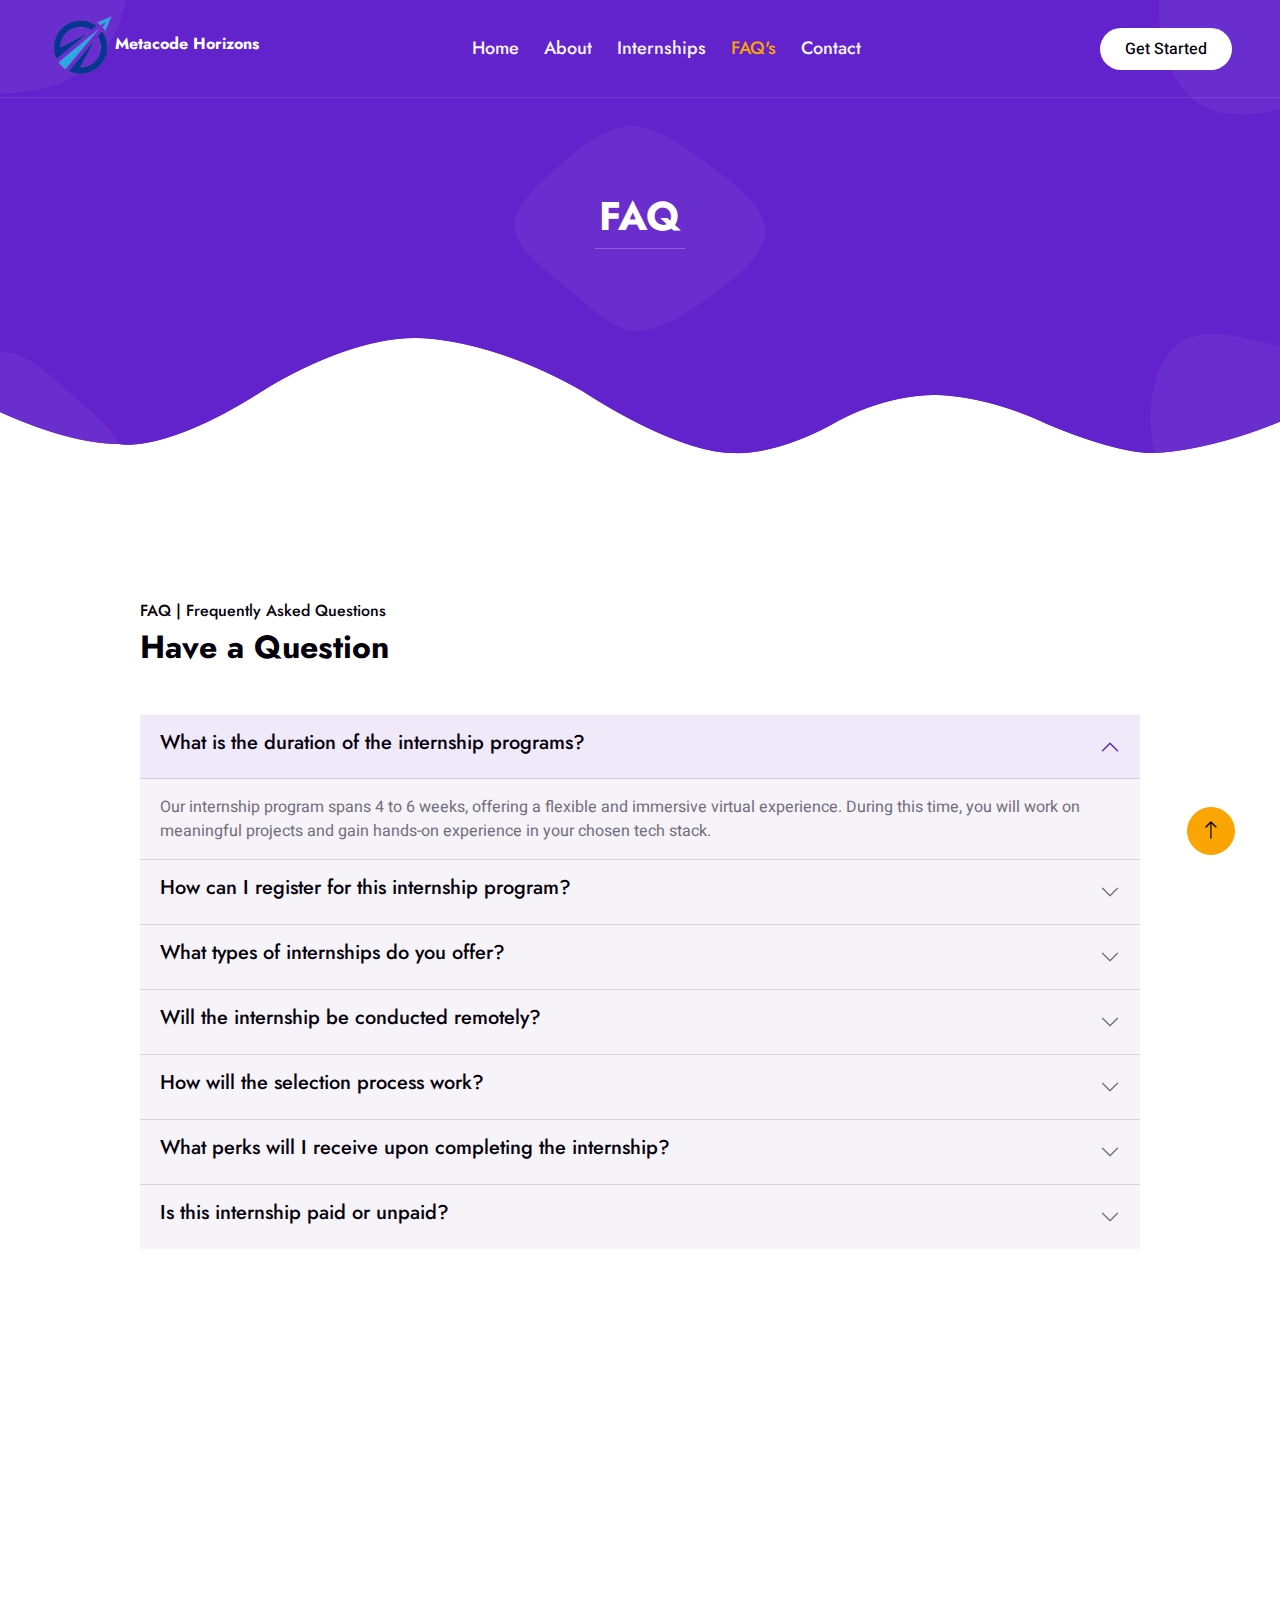
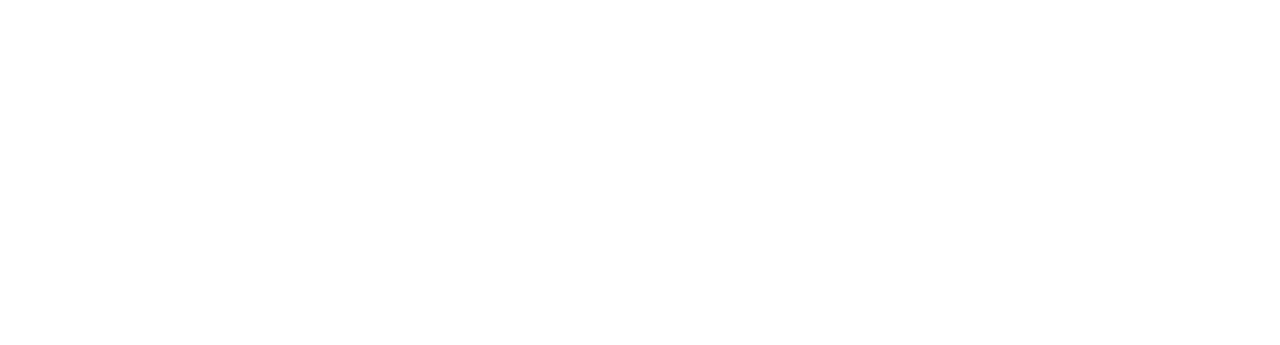
<file: faq.html>
<!DOCTYPE html>
<html lang="en">

<head>
    <meta charset="utf-8">
    <title>Metacode Horizons</title>
    <meta content="width=device-width, initial-scale=1.0" name="viewport">
    <meta content="" name="keywords">
    <meta content="" name="description">

    <!-- Favicon -->
    <link href="img/favicon.jpg" rel="icon">

    <!-- Google Web Fonts -->
    <link rel="preconnect" href="https://fonts.googleapis.com">
    <link rel="preconnect" href="https://fonts.gstatic.com" crossorigin>
    <link href="https://fonts.googleapis.com/css2?family=Heebo:wght@400;500&family=Jost:wght@500;600;700&display=swap"
        rel="stylesheet">

    <!-- Icon Font Stylesheet -->
    <link href="https://cdnjs.cloudflare.com/ajax/libs/font-awesome/5.10.0/css/all.min.css" rel="stylesheet">
    <link href="https://cdn.jsdelivr.net/npm/bootstrap-icons@1.4.1/font/bootstrap-icons.css" rel="stylesheet">

    <!-- Libraries Stylesheet -->
    <link href="lib/animate/animate.min.css" rel="stylesheet">
    <link href="lib/owlcarousel/assets/owl.carousel.min.css" rel="stylesheet">
    <link href="lib/lightbox/css/lightbox.min.css" rel="stylesheet">

    <!-- Customized Bootstrap Stylesheet -->
    <link href="css/bootstrap.min.css" rel="stylesheet">

    <!-- Template Stylesheet -->
    <link href="css/style.css" rel="stylesheet">
</head>

<body>
    <div class="container-xxl bg-white p-0">
        <!-- Spinner Start -->
        <div id="spinner"
            class="show bg-white position-fixed translate-middle w-100 vh-100 top-50 start-50 d-flex align-items-center justify-content-center">
            <div class="spinner-grow text-primary" style="width: 3rem; height: 3rem;" role="status">
                <span class="sr-only">Loading...</span>
            </div>
        </div>
        <!-- Spinner End -->


        <!-- Navbar & Hero Start -->
        <div class="container-xxl position-relative p-0">
            <nav class="navbar navbar-expand-lg navbar-light px-4 px-lg-5 py-3 py-lg-0">
                <a href="index.html" class="navbar-brand p-0">
                    <h1 style="font-size: medium;"><img style="height: 20vw;" src="img/ico.png" alt="Logo">Metacode
                        Horizons </h1>


                </a>
                <button class="navbar-toggler" type="button" data-bs-toggle="collapse" data-bs-target="#navbarCollapse">
                    <span class="fa fa-bars"></span>
                </button>
                <div class="collapse navbar-collapse" id="navbarCollapse">
                    <div class="navbar-nav mx-auto py-0">
                        <a href="index.html" class="nav-item nav-link">Home</a>
                        <a href="about.html" class="nav-item nav-link">About</a>
                        <a href="service.html" class="nav-item nav-link">Internships</a>
                        <a href="faq.html" class="nav-item nav-link active">FAQ's</a>
                        <a href="contact.html" class="nav-item nav-link">Contact</a>

                    </div>
                    <a href="/service.html" class="btn rounded-pill py-2 px-4 ms-3 d-none d-lg-block">Get Started</a>
                </div>
            </nav>

            <div class="container-xxl py-5 bg-primary hero-header">
                <div class="container my-5 py-5 px-lg-5">
                    <div class="row g-5 py-5">
                        <div class="col-12 text-center">
                            <h1 class="text-white animated slideInDown">FAQ</h1>
                            <hr class="bg-white mx-auto mt-0" style="width: 90px;">
                        </div>
                    </div>
                </div>
            </div>
        </div>
        <!-- Navbar & Hero End -->


        <section style="margin: 10vw;" class="faq-section py-3">
            <div class="container">

                <div class="w-lg-50 mx-auto">
                    <h6 class="mb-2">FAQ | Frequently Asked Questions</h6>
                    <h2 class="mb-5">Have a Question</h2>
                    <div class="accordion accordion-flush" id="accordionExample">

                        <!-- 1: coll1 -->
                        <div class="accordion-item">
                            <h2 class="accordion-header">
                                <!--   data-bs-target="#coll1",  controls="coll1", id="coll1", aria-expanded="true"      -->
                                <button class="accordion-button" type="button" data-bs-toggle="collapse"
                                    data-bs-target="#coll1" aria-expanded="true" aria-controls="coll1">
                                    <h5>What is the duration of the internship programs?</h5>
                                </button>
                            </h2>
                            <!-- show : by default Always open -->
                            <div id="coll1" class="accordion-collapse collapse show" data-bs-parent="#accordionExample">
                                <div class="accordion-body">
                                    Our internship program spans 4 to 6 weeks, offering a flexible and immersive virtual
                                    experience.
                                    During this time, you will work on meaningful projects and gain hands-on experience
                                    in your chosen tech stack.
                                </div>
                            </div>
                        </div>

                        <!-- 2: coll2 -->
                        <div class="accordion-item">
                            <h2 class="accordion-header">
                                <!--       collapsed,   aria-expanded="false"   -->
                                <button class="accordion-button collapsed" type="button" data-bs-toggle="collapse"
                                    data-bs-target="#coll2" aria-expanded="false" aria-controls="coll2">
                                    <h5> How can I register for this internship program?</h5>
                                </button>
                            </h2>
                            <div id="coll2" class="accordion-collapse collapse" data-bs-parent="#accordionExample">
                                <div class="accordion-body">
                                    To register, simply fill out the application form provided. Once you submit your
                                    form, our team will review your application.
                                    If selected, you will receive an Internship Offer Letter with further details and
                                    instructions on the next steps. </div>
                            </div>
                        </div>

                        <!-- 3: coll3 -->
                        <div class="accordion-item">
                            <h2 class="accordion-header">
                                <button class="accordion-button collapsed" type="button" data-bs-toggle="collapse"
                                    data-bs-target="#coll3" aria-expanded="false" aria-controls="coll3">
                                    <h5> What types of internships do you offer?</h5>
                                </button>
                            </h2>
                            <div id="coll3" class="accordion-collapse collapse" data-bs-parent="#accordionExample">
                                <div class="accordion-body">
                                    We offer internships in Android development, MERN stack, React and Flutter.
                                    Each program is designed to provide hands-on experience through assignment-based
                                    tasks.
                                </div>
                            </div>
                        </div>

                        <!-- 4: coll4 -->
                        <div class="accordion-item">
                            <h2 class="accordion-header">
                                <!--   target="#coll4",  id="coll4"  -->
                                <button class="accordion-button collapsed" type="button" data-bs-toggle="collapse"
                                    data-bs-target="#coll4" aria-expanded="false" aria-controls="coll4">
                                    <h5> Will the internship be conducted remotely?</h5>
                                </button>
                            </h2>
                            <div id="coll4" class="accordion-collapse collapse" data-bs-parent="#accordionExample">
                                <div class="accordion-body">
                                    Yes, our internship program is conducted virtually, allowing you to work from
                                    anywhere with an internet connection.
                                    This provides flexibility and convenience while ensuring that you gain valuable
                                    experience.
                                </div>
                            </div>
                        </div>

                        <!-- 5: coll5 -->
                        <div class="accordion-item">
                            <h2 class="accordion-header">
                                <!--   target="#coll5",  id="coll5"  -->
                                <button class="accordion-button collapsed" type="button" data-bs-toggle="collapse"
                                    data-bs-target="#coll5" aria-expanded="false" aria-controls="coll5">
                                    <h5> How will the selection process work?</h5>
                                </button>
                            </h2>
                            <div id="coll5" class="accordion-collapse collapse" data-bs-parent="#accordionExample">
                                <div class="accordion-body">
                                    After submitting your application, we will review it based on your skills,
                                    experience, and alignment with our internship goals.
                                    Selected candidates will receive assignments relevant to their chosen tech stack.
                                    Completing and submitting these assignments successfully will lead to an offer
                                    letter with details about the next steps.
                                </div>
                            </div>
                        </div>

                        <!-- 6: coll6 -->
                        <div class="accordion-item">
                            <h2 class="accordion-header">
                                <!--   target="#coll6",  id="coll6"  -->
                                <button class="accordion-button collapsed" type="button" data-bs-toggle="collapse"
                                    data-bs-target="#coll6" aria-expanded="false" aria-controls="coll6">
                                    <h5> What perks will I receive upon completing the internship?</h5>
                                </button>
                            </h2>
                            <div id="coll6" class="accordion-collapse collapse" data-bs-parent="#accordionExample">
                                <div class="accordion-body">
                                    Upon successful completion of the internship, you will receive the following perks:

                                    <br> - Offer Letter: An official confirmation of your selection into the internship
                                    program.
                                    <br> - Internship Certificate: A formal certificate recognizing your successful
                                    completion of the program.
                                    <br> - Letter of Recommendation: A letter provided based on your performance, to
                                    support your future career opportunities.
                                </div>
                            </div>
                        </div>

                        <!-- 7: coll7 -->
                        <div class="accordion-item">
                            <h2 class="accordion-header">
                                <button class="accordion-button collapsed" type="button" data-bs-toggle="collapse"
                                    data-bs-target="#coll7" aria-expanded="false" aria-controls="coll7">
                                    <h5> Is this internship paid or unpaid?</h5>
                                </button>
                            </h2>
                            <div id="coll7" class="accordion-collapse collapse" data-bs-parent="#accordionExample">
                                <div class="accordion-body">
                                    The intership we provide is strictly <strong>unpaid.</strong>
                                </div>
                            </div>
                        </div>

                    </div>
                </div>

            </div>
        </section>


        <!-- Footer Start -->
        <div class="container-fluid bg-primary text-light footer wow fadeIn" data-wow-delay="0.1s">
            <div class="container py-5 px-lg-5">
                <div class="row g-5">
                    <div class="col-md-6 col-lg-3">
                        <p class="section-title text-white h5 mb-4">Address<span></span></p>
                        <p><i class="fa fa-map-marker-alt me-3"></i>Ghatkopar,Mumbai.</p>
                        <p><i class="fa fa-phone-alt me-3"></i>+91 88055 89899</p>
                        <p><i class="fa fa-envelope me-3"></i>metacodehorizons@gmail.com</p>
                        <div class="d-flex pt-2">
                            <a class="btn btn-outline-light btn-social" href=""><i class="fab fa-twitter"></i></a>
                            <a class="btn btn-outline-light btn-social"
                                href="https://www.linkedin.com/company/metacode-horizons/"><i
                                    class="fab fa-linkedin-in"></i></a>
                        </div>
                    </div>
                    <div class="col-md-6 col-lg-3">
                        <p class="section-title text-white h5 mb-4">Quick Link<span></span></p>
                        <a class="btn btn-link" href="/about.html">About Us</a>
                        <a class="btn btn-link" href="/contact.html">Contact Us</a>
                        <a class="btn btn-link" href="#">Privacy Policy</a>
                        <a class="btn btn-link" href="#">Terms & Condition</a>
                        <a class="btn btn-link" href="/service.html">Career</a>
                    </div>

                    <div class="col-md-6 col-lg-6">
                        <p class="section-title text-white h5 mb-4">Newsletter<span></span></p>
                        <p>Discover the latest updates and insights in our newsletter. We cover essential trends,
                            industry news, and expert tips to keep you informed and ahead.
                        </p>
                        <div class="position-relative w-100 mt-3">
                            <form action="/">
                                <input class="form-control border-0 rounded-pill w-100 ps-4 pe-5" type="text" required
                                    placeholder="Your Email" style="height: 48px;">
                                <button type="submit" class="btn shadow-none position-absolute top-0 end-0 mt-1 me-2"><i
                                        class="fa fa-paper-plane text-primary fs-4"></i></button>
                            </form>
                        </div>
                    </div>
                </div>
            </div>
            <div class="container px-lg-5">
                <div class="copyright">
                    <div class="row">
                        <div class="col-md-6 text-center text-md-start mb-3 mb-md-0">
                            &copy; <a class="border-bottom" href="#">Metacode Horizons</a>, All Right Reserved,2024.</a>
                        </div>
                        <div class="col-md-6 text-center text-md-end">
                            <div class="footer-menu">
                                <a href="/">Home</a>
                                <a href="/contact.html">Help</a>
                                <a href="/faq.html">FAQ's</a>
                            </div>
                        </div>
                    </div>
                </div>
            </div>
        </div>
        <!-- Footer End -->


        <!-- Back to Top -->
        <a href="/faq.html" class="btn btn-lg btn-secondary btn-lg-square back-to-top"><i
                class="bi bi-arrow-up"></i></a>
    </div>

    <!-- JavaScript Libraries -->
    <script src="https://code.jquery.com/jquery-3.4.1.min.js"></script>
    <script src="https://cdn.jsdelivr.net/npm/bootstrap@5.0.0/dist/js/bootstrap.bundle.min.js"></script>
    <script src="lib/wow/wow.min.js"></script>
    <script src="lib/easing/easing.min.js"></script>
    <script src="lib/waypoints/waypoints.min.js"></script>
    <script src="lib/counterup/counterup.min.js"></script>
    <script src="lib/owlcarousel/owl.carousel.min.js"></script>
    <script src="lib/isotope/isotope.pkgd.min.js"></script>
    <script src="lib/lightbox/js/lightbox.min.js"></script>

    <!-- Template Javascript -->
    <script src="js/main.js"></script>
</body>

</html>
</file>
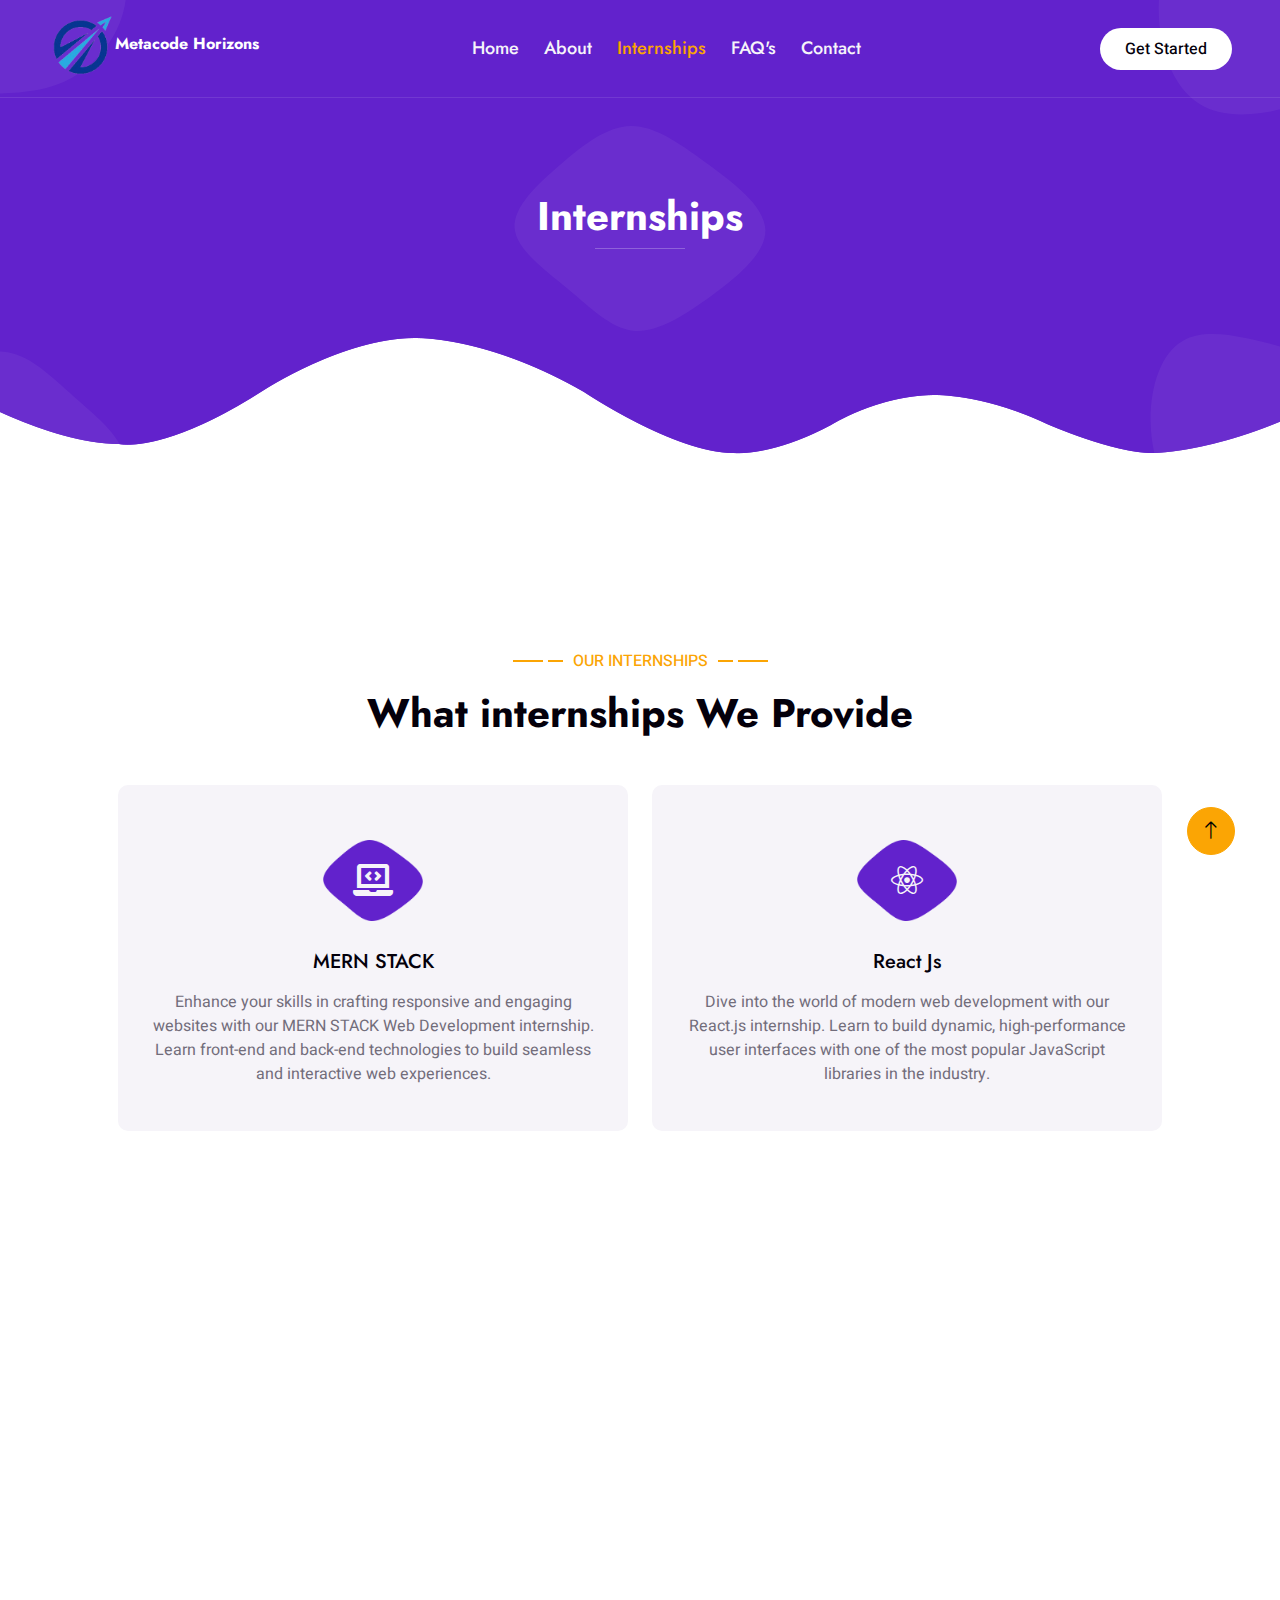
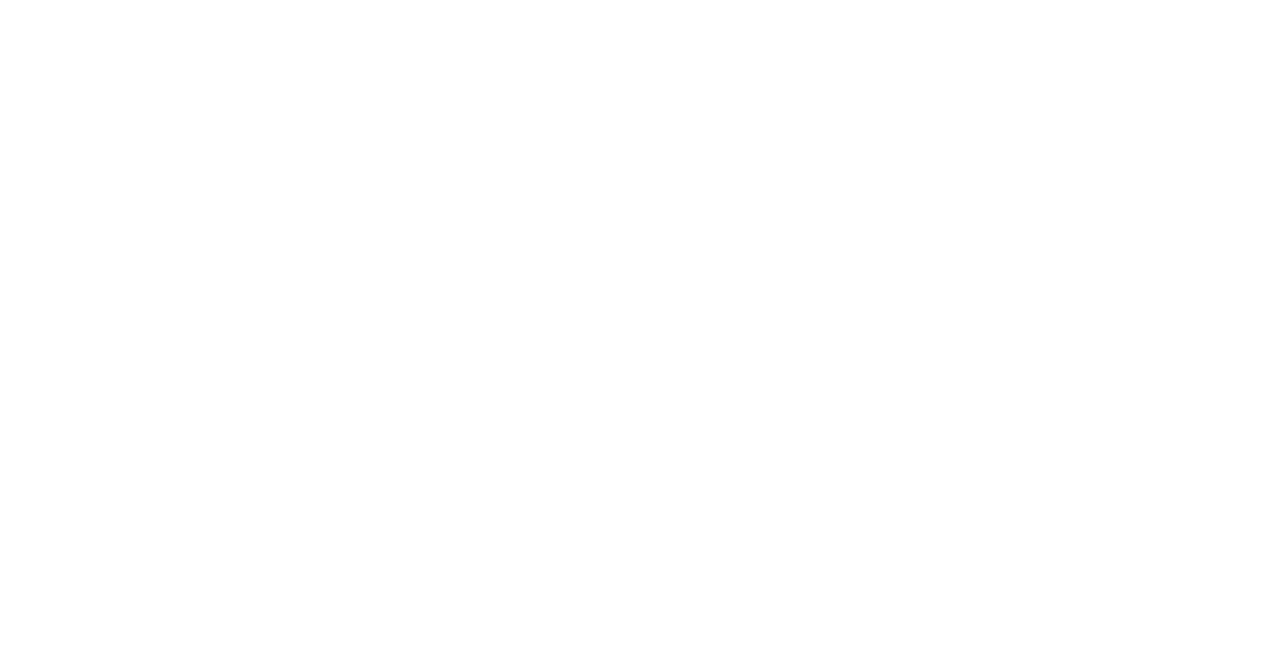
<file: service.html>
<!DOCTYPE html>
<html lang="en">

<head>
    <meta charset="utf-8">
    <title>Metacode Horizons</title>
    <meta content="width=device-width, initial-scale=1.0" name="viewport">
    <meta content="" name="keywords">
    <meta content="" name="description">

    <!-- Favicon -->
    <link href="img/favicon.jpg" rel="icon">

    <!-- Google Web Fonts -->
    <link rel="preconnect" href="https://fonts.googleapis.com">
    <link rel="preconnect" href="https://fonts.gstatic.com" crossorigin>
    <link href="https://fonts.googleapis.com/css2?family=Heebo:wght@400;500&family=Jost:wght@500;600;700&display=swap"
        rel="stylesheet">

    <!-- Icon Font Stylesheet -->
    <link href="https://cdnjs.cloudflare.com/ajax/libs/font-awesome/5.10.0/css/all.min.css" rel="stylesheet">
    <link href="https://cdn.jsdelivr.net/npm/bootstrap-icons@1.4.1/font/bootstrap-icons.css" rel="stylesheet">

    <!-- Libraries Stylesheet -->
    <link href="lib/animate/animate.min.css" rel="stylesheet">
    <link href="lib/owlcarousel/assets/owl.carousel.min.css" rel="stylesheet">
    <link href="lib/lightbox/css/lightbox.min.css" rel="stylesheet">

    <!-- Customized Bootstrap Stylesheet -->
    <link href="css/bootstrap.min.css" rel="stylesheet">

    <!-- Template Stylesheet -->
    <link href="css/style.css" rel="stylesheet">
</head>

<body>
    <div class="container-xxl bg-white p-0">
        <!-- Spinner Start -->
        <div id="spinner"
            class="show bg-white position-fixed translate-middle w-100 vh-100 top-50 start-50 d-flex align-items-center justify-content-center">
            <div class="spinner-grow text-primary" style="width: 3rem; height: 3rem;" role="status">
                <span class="sr-only">Loading...</span>
            </div>
        </div>
        <!-- Spinner End -->


        <!-- Navbar & Hero Start -->
        <div class="container-xxl position-relative p-0">
            <nav class="navbar navbar-expand-lg navbar-light px-4 px-lg-5 py-3 py-lg-0">
                <a href="index.html" class="navbar-brand p-0">
                    <h1 style="font-size: medium;"><img style="height: 20vw;" src="img/ico.png" alt="Logo">Metacode
                        Horizons </h1>
                </a>
                <button class="navbar-toggler" type="button" data-bs-toggle="collapse" data-bs-target="#navbarCollapse">
                    <span class="fa fa-bars"></span>
                </button>
                <div class="collapse navbar-collapse" id="navbarCollapse">
                    <div class="navbar-nav mx-auto py-0">
                        <a href="index.html" class="nav-item nav-link ">Home</a>
                        <a href="about.html" class="nav-item nav-link">About</a>
                        <a href="service.html" class="nav-item nav-link active">Internships</a>
                        <a href="faq.html" class="nav-item nav-link">FAQ's</a>
                        <a href="contact.html" class="nav-item nav-link">Contact</a>

                    </div>
                    <a href="/service.html" class="btn rounded-pill py-2 px-4 ms-3 d-none d-lg-block">Get Started</a>
                </div>
            </nav>

            <div class="container-xxl py-5 bg-primary hero-header">
                <div class="container my-5 py-5 px-lg-5">
                    <div class="row g-5 py-5">
                        <div class="col-12 text-center">
                            <h1 class="text-white animated slideInDown">Internships</h1>
                            <hr class="bg-white mx-auto mt-0" style="width: 90px;">
                        </div>
                    </div>
                </div>
            </div>
        </div>
        <!-- Navbar & Hero End -->

        <!-- Service Start -->
        <div class="container-xxl py-5">
            <div class="container py-5 px-lg-5">
                <div class="wow fadeInUp" data-wow-delay="0.1s">
                    <p class="section-title text-secondary justify-content-center"><span></span>Our
                        internships<span></span></p>
                    <h1 class="text-center mb-5">What internships We Provide</h1>
                </div>
                <div class="row g-4">

                    <div class="col-lg-6 col-md-6 wow fadeInUp" data-wow-delay="0.3s">
                        <div class="service-item d-flex flex-column text-center rounded">
                            <div class="service-icon flex-shrink-0">
                                <i class="fa fa-laptop-code fa-2x"></i>
                            </div>
                            <h5 class="mb-3">MERN STACK</h5>
                            <p class="m-0">Enhance your skills in crafting responsive and engaging websites with our
                                MERN STACK Web
                                Development internship. Learn front-end and back-end technologies to build seamless and
                                interactive web experiences.</p>
                            <a class="btn btn-square" href="https://forms.gle/Pi2GrjWWpcds1r5F6"><i
                                    class="fa fa-arrow-right"></i></a>
                        </div>
                    </div>
                    <div class="col-lg-6 col-md-6 wow fadeInUp" data-wow-delay="0.5s">
                        <div class="service-item d-flex flex-column text-center rounded">
                            <div class="service-icon flex-shrink-0">
                                <i class="fa-brands fab fa-react fa-2x"></i>
                            </div>
                            <h5 class="mb-3">React Js</h5>
                            <p class="m-0">Dive into the world of modern web development with our React.js internship.
                                Learn to build dynamic, high-performance user interfaces with one of the most popular
                                JavaScript libraries in the industry.</p>
                            <a class="btn btn-square" href="https://forms.gle/Pi2GrjWWpcds1r5F6"><i
                                    class="fa fa-arrow-right"></i></a>
                        </div>
                    </div>

                    <div class="col-lg-6 col-md-6 wow fadeInUp" data-wow-delay="0.3s">
                        <div class="service-item d-flex flex-column text-center rounded">
                            <div class="service-icon flex-shrink-0">
                                <img class="icimg" src="/img/flutt.svg" alt="">
                            </div>
                            <h5 class="mb-3">Flutter</h5>
                            <p class="m-0">Master cross-platform app development with our Flutter internship. Work with
                                Google's UI toolkit to create natively compiled applications for mobile, web, and
                                desktop from a single codebase.</p>
                            <a class="btn btn-square" href="https://forms.gle/Pi2GrjWWpcds1r5F6"><i
                                    class="fa fa-arrow-right"></i></a>
                        </div>
                    </div>
                    <div class="col-lg-6 col-md-6 wow fadeInUp" data-wow-delay="0.5s">
                        <div class="service-item d-flex flex-column text-center rounded">
                            <div class="service-icon flex-shrink-0">
                                <i class="fab fa-android fa-2x"></i>
                            </div>
                            <h5 class="mb-3">App Development</h5>
                            <p class="m-0">Gain practical experience in creating robust and user-friendly mobile
                                applications with our Android Development internship. Develop your skills in Kotlin and
                                Java to build apps that stand out.</p>
                            <a class="btn btn-square" href="https://forms.gle/Pi2GrjWWpcds1r5F6"><i
                                    class="fa fa-arrow-right"></i></a>
                        </div>
                    </div>
                </div>
            </div>
        </div>
        <!-- Service End -->





        <!-- Footer Start -->
        <div class="container-fluid bg-primary text-light footer wow fadeIn" data-wow-delay="0.1s">
            <div class="container py-5 px-lg-5">
                <div class="row g-5">
                    <div class="col-md-6 col-lg-3">
                        <p class="section-title text-white h5 mb-4">Address<span></span></p>
                        <p><i class="fa fa-map-marker-alt me-3"></i>Ghatkopar,Mumbai.</p>
                        <p><i class="fa fa-phone-alt me-3"></i>+91 88055 89899</p>
                        <p><i class="fa fa-envelope me-3"></i>metacodehorizons@gmail.com</p>
                        <div class="d-flex pt-2">
                            <a class="btn btn-outline-light btn-social" href=""><i class="fab fa-twitter"></i></a>
                            <a class="btn btn-outline-light btn-social"
                                href="https://www.linkedin.com/company/metacode-horizons/"><i
                                    class="fab fa-linkedin-in"></i></a>
                        </div>
                    </div>
                    <div class="col-md-6 col-lg-3">
                        <p class="section-title text-white h5 mb-4">Quick Link<span></span></p>
                        <a class="btn btn-link" href="/about.html">About Us</a>
                        <a class="btn btn-link" href="/contact.html">Contact Us</a>
                        <a class="btn btn-link" href="#">Privacy Policy</a>
                        <a class="btn btn-link" href="#">Terms & Condition</a>
                        <a class="btn btn-link" href="/service.html">Career</a>
                    </div>

                    <div class="col-md-6 col-lg-6">
                        <p class="section-title text-white h5 mb-4">Newsletter<span></span></p>
                        <p>Discover the latest updates and insights in our newsletter. We cover essential trends,
                            industry news, and expert tips to keep you informed and ahead.
                        </p>
                        <div class="position-relative w-100 mt-3">
                            <form action="/">
                                <input class="form-control border-0 rounded-pill w-100 ps-4 pe-5" type="text" required
                                    placeholder="Your Email" style="height: 48px;">
                                <button type="submit" class="btn shadow-none position-absolute top-0 end-0 mt-1 me-2"><i
                                        class="fa fa-paper-plane text-primary fs-4"></i></button>
                            </form>
                        </div>
                    </div>
                </div>
            </div>
            <div class="container px-lg-5">
                <div class="copyright">
                    <div class="row">
                        <div class="col-md-6 text-center text-md-start mb-3 mb-md-0">
                            &copy; <a class="border-bottom" href="#">Metacode Horizons</a>, All Right Reserved,2024.</a>
                        </div>
                        <div class="col-md-6 text-center text-md-end">
                            <div class="footer-menu">
                                <a href="/">Home</a>
                                <a href="/contact.html">Help</a>
                                <a href="/faq.html">FAQ's</a>
                            </div>
                        </div>
                    </div>
                </div>
            </div>
        </div>
        <!-- Footer End -->


        <!-- Back to Top -->
        <a href="/service.html" class="btn btn-lg btn-secondary btn-lg-square back-to-top"><i
                class="bi bi-arrow-up"></i></a>
    </div>

    <!-- JavaScript Libraries -->
    <script src="https://code.jquery.com/jquery-3.4.1.min.js"></script>
    <script src="https://cdn.jsdelivr.net/npm/bootstrap@5.0.0/dist/js/bootstrap.bundle.min.js"></script>
    <script src="lib/wow/wow.min.js"></script>
    <script src="lib/easing/easing.min.js"></script>
    <script src="lib/waypoints/waypoints.min.js"></script>
    <script src="lib/counterup/counterup.min.js"></script>
    <script src="lib/owlcarousel/owl.carousel.min.js"></script>
    <script src="lib/isotope/isotope.pkgd.min.js"></script>
    <script src="lib/lightbox/js/lightbox.min.js"></script>

    <!-- Template Javascript -->
    <script src="js/main.js"></script>
</body>

</html>
</file>
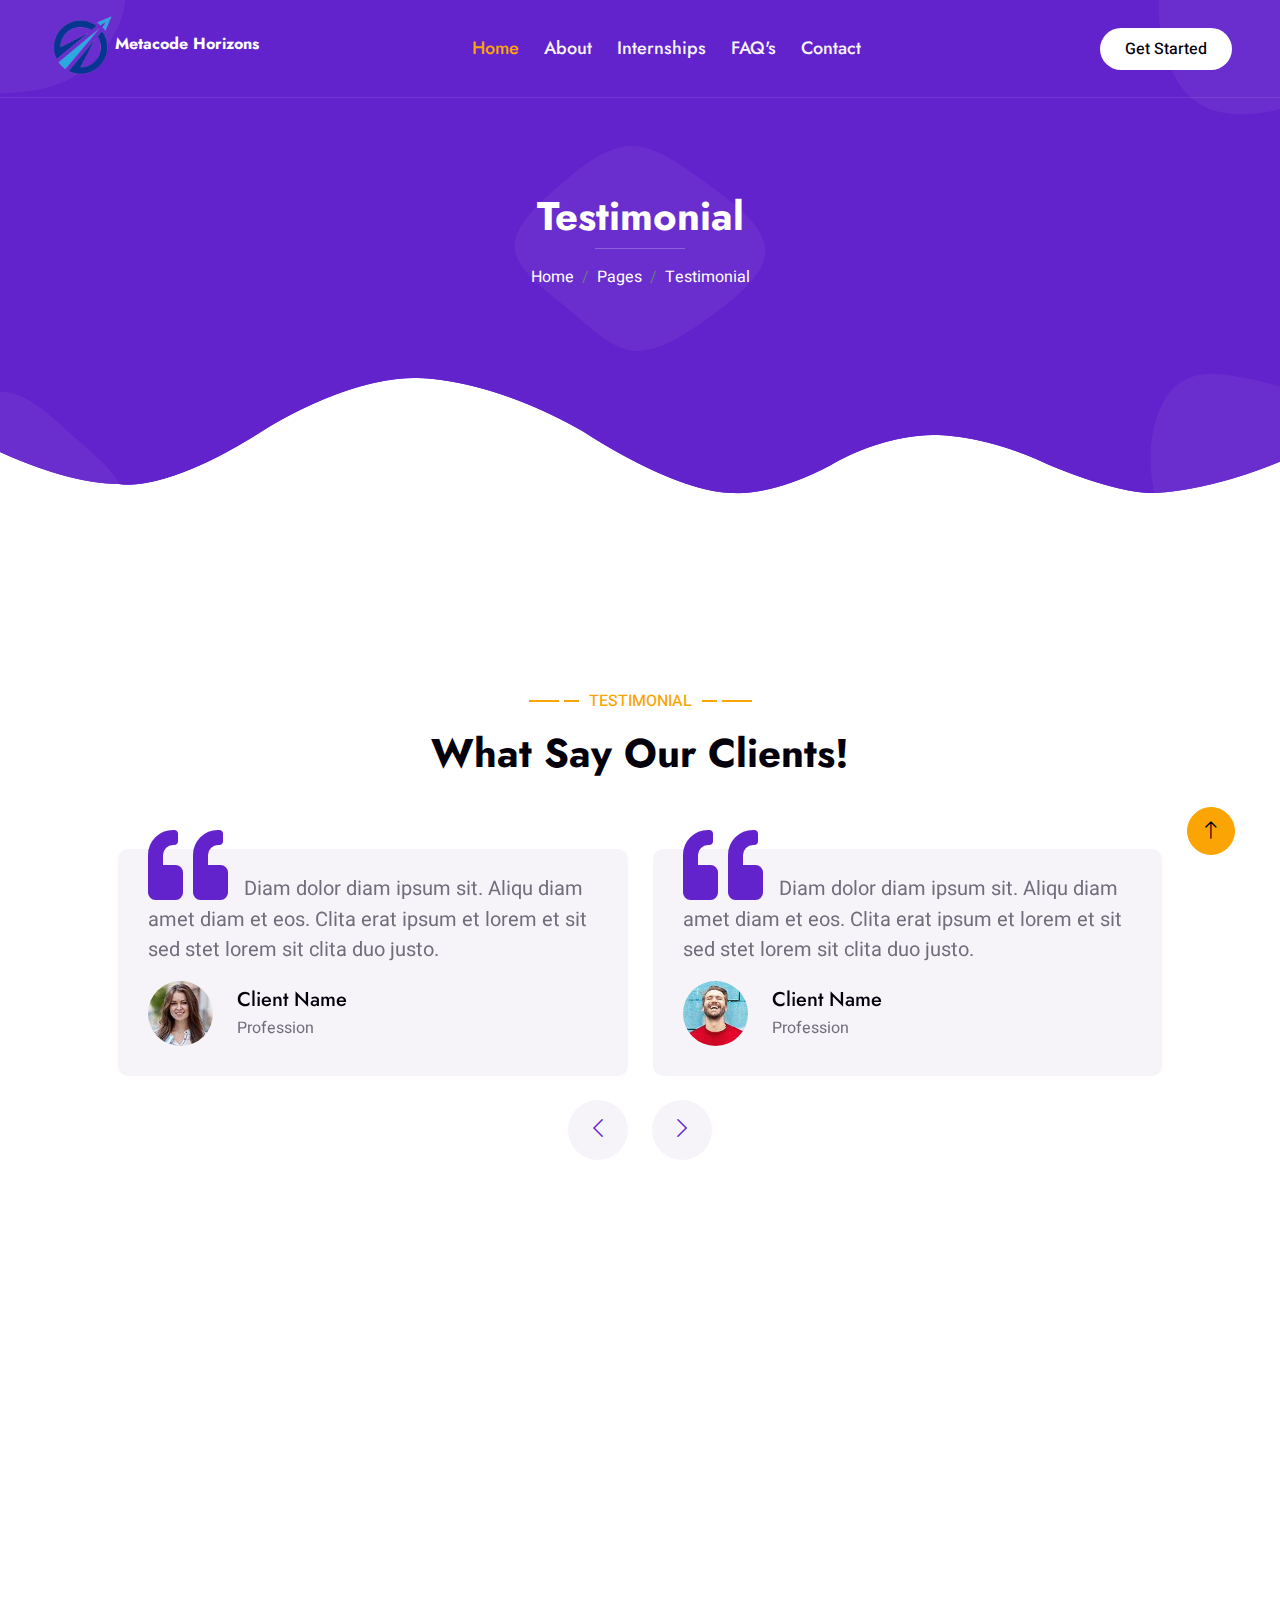
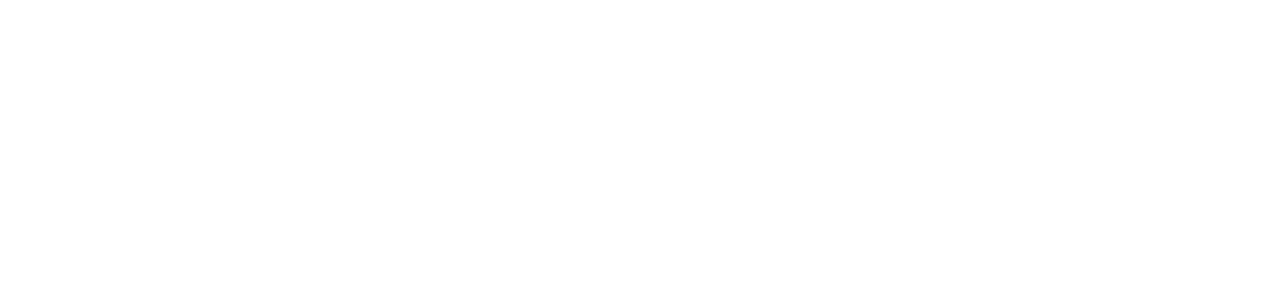
<file: testimonial.html>
<!DOCTYPE html>
<html lang="en">

<head>
    <meta charset="utf-8">
    <title>Metacode Horizons</title>
    <meta content="width=device-width, initial-scale=1.0" name="viewport">
    <meta content="" name="keywords">
    <meta content="" name="description">

    <!-- Favicon -->
    <link href="img/favicon.jpg" rel="icon">

    <!-- Google Web Fonts -->
    <link rel="preconnect" href="https://fonts.googleapis.com">
    <link rel="preconnect" href="https://fonts.gstatic.com" crossorigin>
    <link href="https://fonts.googleapis.com/css2?family=Heebo:wght@400;500&family=Jost:wght@500;600;700&display=swap"
        rel="stylesheet">

    <!-- Icon Font Stylesheet -->
    <link href="https://cdnjs.cloudflare.com/ajax/libs/font-awesome/5.10.0/css/all.min.css" rel="stylesheet">
    <link href="https://cdn.jsdelivr.net/npm/bootstrap-icons@1.4.1/font/bootstrap-icons.css" rel="stylesheet">

    <!-- Libraries Stylesheet -->
    <link href="lib/animate/animate.min.css" rel="stylesheet">
    <link href="lib/owlcarousel/assets/owl.carousel.min.css" rel="stylesheet">
    <link href="lib/lightbox/css/lightbox.min.css" rel="stylesheet">

    <!-- Customized Bootstrap Stylesheet -->
    <link href="css/bootstrap.min.css" rel="stylesheet">

    <!-- Template Stylesheet -->
    <link href="css/style.css" rel="stylesheet">
</head>

<body>
    <div class="container-xxl bg-white p-0">
        <!-- Spinner Start -->
        <div id="spinner"
            class="show bg-white position-fixed translate-middle w-100 vh-100 top-50 start-50 d-flex align-items-center justify-content-center">
            <div class="spinner-grow text-primary" style="width: 3rem; height: 3rem;" role="status">
                <span class="sr-only">Loading...</span>
            </div>
        </div>
        <!-- Spinner End -->


        <!-- Navbar & Hero Start -->
        <div class="container-xxl position-relative p-0">
            <nav class="navbar navbar-expand-lg navbar-light px-4 px-lg-5 py-3 py-lg-0">
                <a href="" class="navbar-brand p-0">
                    <h1 style="font-size: medium;"><img style="height: 20vw;" src="img/ico.png" alt="Logo">Metacode
                        Horizons </h1>


                </a>
                <button class="navbar-toggler" type="button" data-bs-toggle="collapse" data-bs-target="#navbarCollapse">
                    <span class="fa fa-bars"></span>
                </button>
                <div class="collapse navbar-collapse" id="navbarCollapse">
                    <div class="navbar-nav mx-auto py-0">
                        <a href="index.html" class="nav-item nav-link active">Home</a>
                        <a href="about.html" class="nav-item nav-link">About</a>
                        <a href="service.html" class="nav-item nav-link">Internships</a>
                        <a href="faq.html" class="nav-item nav-link">FAQ's</a>
                        <a href="contact.html" class="nav-item nav-link">Contact</a>

                    </div>
                    <a href="/service.html" class="btn rounded-pill py-2 px-4 ms-3 d-none d-lg-block">Get Started</a>
                </div>
            </nav>

            <div class="container-xxl py-5 bg-primary hero-header">
                <div class="container my-5 py-5 px-lg-5">
                    <div class="row g-5 py-5">
                        <div class="col-12 text-center">
                            <h1 class="text-white animated slideInDown">Testimonial</h1>
                            <hr class="bg-white mx-auto mt-0" style="width: 90px;">
                            <nav aria-label="breadcrumb">
                                <ol class="breadcrumb justify-content-center">
                                    <li class="breadcrumb-item"><a class="text-white" href="#">Home</a></li>
                                    <li class="breadcrumb-item"><a class="text-white" href="#">Pages</a></li>
                                    <li class="breadcrumb-item text-white active" aria-current="page">Testimonial</li>
                                </ol>
                            </nav>
                        </div>
                    </div>
                </div>
            </div>
        </div>
        <!-- Navbar & Hero End -->


        <!-- Testimonial Start -->
        <div class="container-xxl py-5 wow fadeInUp" data-wow-delay="0.1s">
            <div class="container py-5 px-lg-5">
                <p class="section-title text-secondary justify-content-center"><span></span>Testimonial<span></span></p>
                <h1 class="text-center mb-5">What Say Our Clients!</h1>
                <div class="owl-carousel testimonial-carousel">
                    <div class="testimonial-item bg-light rounded my-4">
                        <p class="fs-5"><i class="fa fa-quote-left fa-4x text-primary mt-n4 me-3"></i>Diam dolor diam
                            ipsum sit. Aliqu diam amet diam et eos. Clita erat ipsum et lorem et sit sed stet lorem sit
                            clita duo justo.</p>
                        <div class="d-flex align-items-center">
                            <img class="img-fluid flex-shrink-0 rounded-circle" src="img/testimonial-1.jpg"
                                style="width: 65px; height: 65px;">
                            <div class="ps-4">
                                <h5 class="mb-1">Client Name</h5>
                                <span>Profession</span>
                            </div>
                        </div>
                    </div>
                    <div class="testimonial-item bg-light rounded my-4">
                        <p class="fs-5"><i class="fa fa-quote-left fa-4x text-primary mt-n4 me-3"></i>Diam dolor diam
                            ipsum sit. Aliqu diam amet diam et eos. Clita erat ipsum et lorem et sit sed stet lorem sit
                            clita duo justo.</p>
                        <div class="d-flex align-items-center">
                            <img class="img-fluid flex-shrink-0 rounded-circle" src="img/testimonial-2.jpg"
                                style="width: 65px; height: 65px;">
                            <div class="ps-4">
                                <h5 class="mb-1">Client Name</h5>
                                <span>Profession</span>
                            </div>
                        </div>
                    </div>
                    <div class="testimonial-item bg-light rounded my-4">
                        <p class="fs-5"><i class="fa fa-quote-left fa-4x text-primary mt-n4 me-3"></i>Diam dolor diam
                            ipsum sit. Aliqu diam amet diam et eos. Clita erat ipsum et lorem et sit sed stet lorem sit
                            clita duo justo.</p>
                        <div class="d-flex align-items-center">
                            <img class="img-fluid flex-shrink-0 rounded-circle" src="img/testimonial-3.jpg"
                                style="width: 65px; height: 65px;">
                            <div class="ps-4">
                                <h5 class="mb-1">Client Name</h5>
                                <span>Profession</span>
                            </div>
                        </div>
                    </div>
                </div>
            </div>
        </div>
        <!-- Testimonial End -->


        <!-- Footer Start -->
        <div class="container-fluid bg-primary text-light footer wow fadeIn" data-wow-delay="0.1s">
            <div class="container py-5 px-lg-5">
                <div class="row g-5">
                    <div class="col-md-6 col-lg-3">
                        <p class="section-title text-white h5 mb-4">Address<span></span></p>
                        <p><i class="fa fa-map-marker-alt me-3"></i>123 Street, New York, USA</p>
                        <p><i class="fa fa-phone-alt me-3"></i>+012 345 67890</p>
                        <p><i class="fa fa-envelope me-3"></i>info@example.com</p>
                        <div class="d-flex pt-2">
                            <a class="btn btn-outline-light btn-social" href=""><i class="fab fa-twitter"></i></a>
                            <a class="btn btn-outline-light btn-social" href=""><i class="fab fa-facebook-f"></i></a>
                            <a class="btn btn-outline-light btn-social" href=""><i class="fab fa-instagram"></i></a>
                            <a class="btn btn-outline-light btn-social" href=""><i class="fab fa-linkedin-in"></i></a>
                        </div>
                    </div>
                    <div class="col-md-6 col-lg-3">
                        <p class="section-title text-white h5 mb-4">Quick Link<span></span></p>
                        <a class="btn btn-link" href="">About Us</a>
                        <a class="btn btn-link" href="">Contact Us</a>
                        <a class="btn btn-link" href="">Privacy Policy</a>
                        <a class="btn btn-link" href="">Terms & Condition</a>
                        <a class="btn btn-link" href="">Career</a>
                    </div>
                    <div class="col-md-6 col-lg-3">
                        <p class="section-title text-white h5 mb-4">Gallery<span></span></p>
                        <div class="row g-2">
                            <div class="col-4">
                                <img class="img-fluid" src="img/portfolio-1.jpg" alt="Image">
                            </div>
                            <div class="col-4">
                                <img class="img-fluid" src="img/portfolio-2.jpg" alt="Image">
                            </div>
                            <div class="col-4">
                                <img class="img-fluid" src="img/portfolio-3.jpg" alt="Image">
                            </div>
                            <div class="col-4">
                                <img class="img-fluid" src="img/portfolio-4.jpg" alt="Image">
                            </div>
                            <div class="col-4">
                                <img class="img-fluid" src="img/portfolio-5.jpg" alt="Image">
                            </div>
                            <div class="col-4">
                                <img class="img-fluid" src="img/portfolio-6.jpg" alt="Image">
                            </div>
                        </div>
                    </div>
                    <div class="col-md-6 col-lg-3">
                        <p class="section-title text-white h5 mb-4">Newsletter<span></span></p>
                        <p>Lorem ipsum dolor sit amet elit. Phasellus nec pretium mi. Curabitur facilisis ornare velit
                            non vulpu</p>
                        <div class="position-relative w-100 mt-3">
                            <input class="form-control border-0 rounded-pill w-100 ps-4 pe-5" type="text"
                                placeholder="Your Email" style="height: 48px;">
                            <button type="button" class="btn shadow-none position-absolute top-0 end-0 mt-1 me-2"><i
                                    class="fa fa-paper-plane text-primary fs-4"></i></button>
                        </div>
                    </div>
                </div>
            </div>
            <div class="container px-lg-5">
                <div class="copyright">
                    <div class="row">
                        <div class="col-md-6 text-center text-md-start mb-3 mb-md-0">
                            &copy; <a class="border-bottom" href="#">Your Site Name</a>, All Right Reserved.

                            <!--/*** This template is free as long as you keep the footer author’s credit link/attribution link/backlink. If you'd like to use the template without the footer author’s credit link/attribution link/backlink, you can purchase the Credit Removal License from "https://htmlcodex.com/credit-removal". Thank you for your support. ***/-->
                            Designed By <a class="border-bottom" href="https://htmlcodex.com">HTML Codex</a>
                        </div>
                        <div class="col-md-6 text-center text-md-end">
                            <div class="footer-menu">
                                <a href="">Home</a>
                                <a href="">Cookies</a>
                                <a href="">Help</a>
                                <a href="">FQAs</a>
                            </div>
                        </div>
                    </div>
                </div>
            </div>
        </div>
        <!-- Footer End -->


        <!-- Back to Top -->
        <a href="#" class="btn btn-lg btn-secondary btn-lg-square back-to-top"><i class="bi bi-arrow-up"></i></a>
    </div>

    <!-- JavaScript Libraries -->
    <script src="https://code.jquery.com/jquery-3.4.1.min.js"></script>
    <script src="https://cdn.jsdelivr.net/npm/bootstrap@5.0.0/dist/js/bootstrap.bundle.min.js"></script>
    <script src="lib/wow/wow.min.js"></script>
    <script src="lib/easing/easing.min.js"></script>
    <script src="lib/waypoints/waypoints.min.js"></script>
    <script src="lib/counterup/counterup.min.js"></script>
    <script src="lib/owlcarousel/owl.carousel.min.js"></script>
    <script src="lib/isotope/isotope.pkgd.min.js"></script>
    <script src="lib/lightbox/js/lightbox.min.js"></script>

    <!-- Template Javascript -->
    <script src="js/main.js"></script>
</body>

</html>
</file>
<file: css/style.css>
/********** Template CSS **********/
:root {
    --primary: #6222CC;
    --secondary: #FBA504;
    --light: #F6F4F9;
    --dark: #04000B;
}

/* custom css */
.logoicon {
    height: 25vh !important;
}

.icimg {
    width: 2.5vh;
}

/*** Spinner ***/
#spinner {
    opacity: 0;
    visibility: hidden;
    transition: opacity .5s ease-out, visibility 0s linear .5s;
    z-index: 99999;
}

#spinner.show {
    transition: opacity .5s ease-out, visibility 0s linear 0s;
    visibility: visible;
    opacity: 1;
}

.back-to-top {
    position: fixed;
    display: none;
    right: 45px;
    bottom: 45px;
    z-index: 99;
}


/*** Heading ***/
h1,
h2,
.fw-bold {
    font-weight: 700 !important;
}

h3,
h4,
.fw-semi-bold {
    font-weight: 600 !important;
}

h5,
h6,
.fw-medium {
    font-weight: 500 !important;
}


/*** Button ***/
.btn {
    font-weight: 500;
    transition: .5s;
}

.btn:hover {
    box-shadow: 0 0 10px rgba(0, 0, 0, .5);
}

.btn-square {
    width: 38px;
    height: 38px;
}

.btn-sm-square {
    width: 32px;
    height: 32px;
}

.btn-lg-square {
    width: 48px;
    height: 48px;
}

.btn-square,
.btn-sm-square,
.btn-lg-square {
    padding: 0;
    display: flex;
    align-items: center;
    justify-content: center;
    font-weight: normal;
    border-radius: 50px;
}


/*** Navbar ***/
.navbar .dropdown-toggle::after {
    border: none;
    content: "\f067";
    font-family: "Font Awesome 5 Free";
    font-size: 10px;
    font-weight: bold;
    vertical-align: middle;
    margin-left: 8px;
}

.navbar-light .navbar-nav .nav-link {
    position: relative;
    margin-right: 25px;
    padding: 35px 0;
    font-family: 'Jost', sans-serif;
    font-size: 18px;
    font-weight: 500;
    color: var(--light) !important;
    outline: none;
    transition: .5s;
}

.sticky-top.navbar-light .navbar-nav .nav-link {
    padding: 20px 0;
    color: var(--dark) !important;
}

.navbar-light .navbar-nav .nav-link:hover,
.navbar-light .navbar-nav .nav-link.active {
    color: var(--secondary) !important;
}

.navbar-light .navbar-brand h1 {
    color: #FFFFFF;
}

.navbar-light .navbar-brand img {
    max-height: 60px;
    transition: .5s;
}

.sticky-top.navbar-light .navbar-brand img {
    max-height: 45px;
}

@media (max-width: 991.98px) {
    .sticky-top.navbar-light {
        position: relative;
        background: #FFFFFF;
    }

    .navbar-light .navbar-collapse {
        margin-top: 15px;
        border-top: 1px solid #DDDDDD;
    }

    .navbar-light .navbar-nav .nav-link,
    .sticky-top.navbar-light .navbar-nav .nav-link {
        padding: 10px 0;
        margin-left: 0;
        color: var(--dark) !important;
    }

    .navbar-light .navbar-brand h1 {
        color: var(--primary);
    }

    .navbar-light .navbar-brand img {
        max-height: 45px;
    }
}

@media (min-width: 992px) {
    .navbar-light {
        position: absolute;
        width: 100%;
        top: 0;
        left: 0;
        border-bottom: 1px solid rgba(256, 256, 256, .1);
        z-index: 999;
    }

    .sticky-top.navbar-light {
        position: fixed;
        background: #FFFFFF;
    }

    .sticky-top.navbar-light .navbar-brand h1 {
        color: var(--primary);
    }

    .navbar-light .navbar-nav .nav-item .dropdown-menu {
        display: block;
        border: none;
        margin-top: 0;
        top: 150%;
        opacity: 0;
        visibility: hidden;
        transition: .5s;
    }

    .navbar-light .navbar-nav .nav-item:hover .dropdown-menu {
        top: 100%;
        visibility: visible;
        transition: .5s;
        opacity: 1;
    }

    .navbar-light .btn {
        color: var(--dark);
        background: #FFFFFF;
    }

    .sticky-top.navbar-light .btn {
        color: var(--dark);
        background: var(--secondary);
    }
}


/*** Hero Header ***/
.hero-header {
    margin-bottom: 6rem;
    padding: 18rem 0;
    background:
        url(../img/blob-top-left.png),
        url(../img/blob-top-right.png),
        url(../img/blob-bottom-left.png),
        url(../img/blob-bottom-right.png),
        url(../img/blob-center.png),
        url(../img/bg-bottom.png);
    background-position:
        left 0px top 0px,
        right 0px top 0px,
        left 0px bottom 0px,
        right 0px bottom 0px,
        center center,
        center bottom;
    background-repeat: no-repeat;
}

@media (max-width: 991.98px) {
    .hero-header {
        padding: 6rem 0 9rem 0;
    }
}


/*** Section Title ***/
.section-title {
    position: relative;
    display: flex;
    align-items: center;
    font-weight: 500;
    text-transform: uppercase;
}

.section-title span:first-child,
.section-title span:last-child {
    position: relative;
    display: inline-block;
    margin-right: 30px;
    width: 30px;
    height: 2px;
}

.section-title span:last-child {
    margin-right: 0;
    margin-left: 30px;
}

.section-title span:first-child::after,
.section-title span:last-child::after {
    position: absolute;
    content: "";
    width: 15px;
    height: 2px;
    top: 0;
    right: -20px;
}

.section-title span:last-child::after {
    right: auto;
    left: -20px;
}

.section-title.text-primary span:first-child,
.section-title.text-primary span:last-child,
.section-title.text-primary span:first-child::after,
.section-title.text-primary span:last-child::after {
    background: var(--primary);
}

.section-title.text-secondary span:first-child,
.section-title.text-secondary span:last-child,
.section-title.text-secondary span:first-child::after,
.section-title.text-secondary span:last-child::after {
    background: var(--secondary);
}

.section-title.text-white span:first-child,
.section-title.text-white span:last-child,
.section-title.text-white span:first-child::after,
.section-title.text-white span:last-child::after {
    background: #FFFFFF;
}


/*** Feature ***/
.feature-item {
    transition: .5s;
}

.feature-item:hover {
    margin-top: -15px;
}


/*** About ***/
.progress {
    height: 5px;
}

.progress .progress-bar {
    width: 0px;
    transition: 3s;
}


/*** Fact ***/
.fact {
    margin: 6rem 0;
    background:
        url(../img/blob-top-left.png),
        url(../img/blob-top-right.png),
        url(../img/blob-bottom-left.png),
        url(../img/blob-bottom-right.png),
        url(../img/blob-center.png);
    background-position:
        left 0px top 0px,
        right 0px top 0px,
        left 0px bottom 0px,
        right 0px bottom 0px,
        center center;
    background-repeat: no-repeat;
}


/*** Service ***/
.service-item {
    position: relative;
    padding: 45px 30px;
    background: var(--light);
    overflow: hidden;
    transition: .5s;
}

.service-item:hover {
    margin-top: -15px;
    padding-bottom: 60px;
    background: var(--primary);
}

.service-item .service-icon {
    margin: 0 auto 20px auto;
    width: 100px;
    height: 100px;
    display: flex;
    align-items: center;
    justify-content: center;
    color: var(--light);
    background: url(../img/blob-primary.png) center center no-repeat;
    background-size: contain;
    transition: .5s;
}

.service-item:hover .service-icon {
    color: var(--dark);
    background: url(../img/blob-secondary.png) center center no-repeat;
    background-size: contain;
}

.service-item h5,
.service-item p {
    transition: .5s;
}

.service-item:hover h5,
.service-item:hover p {
    color: #FFFFFF;
}

.service-item a.btn {
    position: absolute;
    bottom: -40px;
    left: 50%;
    transform: translateX(-50%);
    color: var(--primary);
    background: #FFFFFF;
    border-radius: 40px 40px 0 0;
    transition: .5s;
    z-index: 1;
}

.service-item a.btn:hover {
    color: var(--dark);
    background: var(--secondary);
}

.service-item:hover a.btn {
    bottom: 0;
}


/*** Project Portfolio ***/
#portfolio-flters li {
    display: inline-block;
    font-weight: 500;
    color: var(--dark);
    cursor: pointer;
    transition: .5s;
    border-bottom: 2px solid transparent;
}

#portfolio-flters li:hover,
#portfolio-flters li.active {
    color: var(--primary);
    border-color: var(--primary);
}

.portfolio-item img {
    transition: .5s;
}

.portfolio-item:hover img {
    transform: scale(1.1);
}

.portfolio-item .portfolio-overlay {
    position: absolute;
    display: flex;
    align-items: center;
    justify-content: center;
    width: 100%;
    height: 100%;
    top: 0;
    left: 0;
    background: rgba(98, 34, 204, .9);
    transition: .5s;
    opacity: 0;
}

.portfolio-item:hover .portfolio-overlay {
    opacity: 1;
}


/*** Newsletter ***/
.newsletter {
    margin: 6rem 0;
    background:
        url(../img/blob-top-left.png),
        url(../img/blob-top-right.png),
        url(../img/blob-bottom-left.png),
        url(../img/blob-bottom-right.png),
        url(../img/blob-center.png);
    background-position:
        left 0px top 0px,
        right 0px top 0px,
        left 0px bottom 0px,
        right 0px bottom 0px,
        center center;
    background-repeat: no-repeat;
}


/*** Testimonial ***/
.testimonial-carousel .testimonial-item {
    padding: 0 30px 30px 30px;
}

.testimonial-carousel .owl-nav {
    display: flex;
    justify-content: center;
}

.testimonial-carousel .owl-nav .owl-prev,
.testimonial-carousel .owl-nav .owl-next {
    margin: 0 12px;
    width: 60px;
    height: 60px;
    display: flex;
    align-items: center;
    justify-content: center;
    color: var(--primary);
    background: var(--light);
    border-radius: 60px;
    font-size: 22px;
    transition: .5s;
}

.testimonial-carousel .owl-nav .owl-prev:hover,
.testimonial-carousel .owl-nav .owl-next:hover {
    color: #FFFFFF;
    background: var(--primary);
    box-shadow: 0 0 10px rgba(0, 0, 0, .5);
}


/*** Team ***/
.team-item .btn {
    color: var(--primary);
    background: #FFFFFF;
}

.team-item .btn:hover {
    color: #FFFFFF;
    background: var(--primary);
}


/*** Footer ***/
.footer {
    margin-top: 6rem;
    padding-top: 9rem;
    background:
        url(../img/bg-top.png),
        url(../img/map.png);
    background-position:
        center top,
        center center;
    background-repeat: no-repeat;
}

.footer .btn.btn-social {
    margin-right: 5px;
    width: 40px;
    height: 40px;
    display: flex;
    align-items: center;
    justify-content: center;
    color: var(--light);
    border: 1px solid rgba(256, 256, 256, .1);
    border-radius: 40px;
    transition: .3s;
}

.footer .btn.btn-social:hover {
    color: var(--primary);
}

.footer .btn.btn-link {
    display: block;
    margin-bottom: 10px;
    padding: 0;
    text-align: left;
    color: var(--light);
    font-weight: normal;
    transition: .3s;
}

.footer .btn.btn-link::before {
    position: relative;
    content: "\f105";
    font-family: "Font Awesome 5 Free";
    font-weight: 900;
    margin-right: 10px;
}

.footer .btn.btn-link:hover {
    letter-spacing: 1px;
    box-shadow: none;
    color: var(--secondary);
}

.footer .copyright {
    padding: 25px 0;
    font-size: 14px;
    border-top: 1px solid rgba(256, 256, 256, .1);
}

.footer .copyright a {
    color: var(--light);
}

.footer .footer-menu a {
    margin-right: 15px;
    padding-right: 15px;
    border-right: 1px solid rgba(255, 255, 255, .1);
}

.footer .footer-menu a:last-child {
    margin-right: 0;
    padding-right: 0;
    border-right: none;
}

.footer .copyright a:hover,
.footer .footer-menu a:hover {
    color: var(--secondary);
}

/* scrollbar styling */
/* WebKit browsers (Chrome, Safari) */
::-webkit-scrollbar {
    width: 9px;
    /* Width of the scrollbar */
}

::-webkit-scrollbar-track {
    background: #ffffff;
    /* Background of the scrollbar track */
}

::-webkit-scrollbar-thumb {
    background: #FCB32A;
    /* Color of the scrollbar thumb */
    border-radius: 6px;
    /* Rounded corners for the scrollbar thumb */
}

::-webkit-scrollbar-thumb:hover {
    background: #555;
    /* Color of the scrollbar thumb on hover */
}



.custom-alert {
    padding: 20px;
    background-color: #4CAF50; /* Green */
    color: white;
    opacity: 0;
    transition: opacity 0.6s; /* 600ms to fade in/out */
    position: fixed;
    bottom: 30px;
    right: 30px;
    z-index: 1000;
    border-radius: 5px;
    display: none;
}

.custom-alert.show {
    display: block;
    opacity: 1;
}

.closebtn {
    margin-left: 15px;
    color: white;
    font-weight: bold;
    float: right;
    font-size: 22px;
    line-height: 20px;
    cursor: pointer;
    transition: 0.3s;
}

.closebtn:hover {
    color: black;
}
</file>
